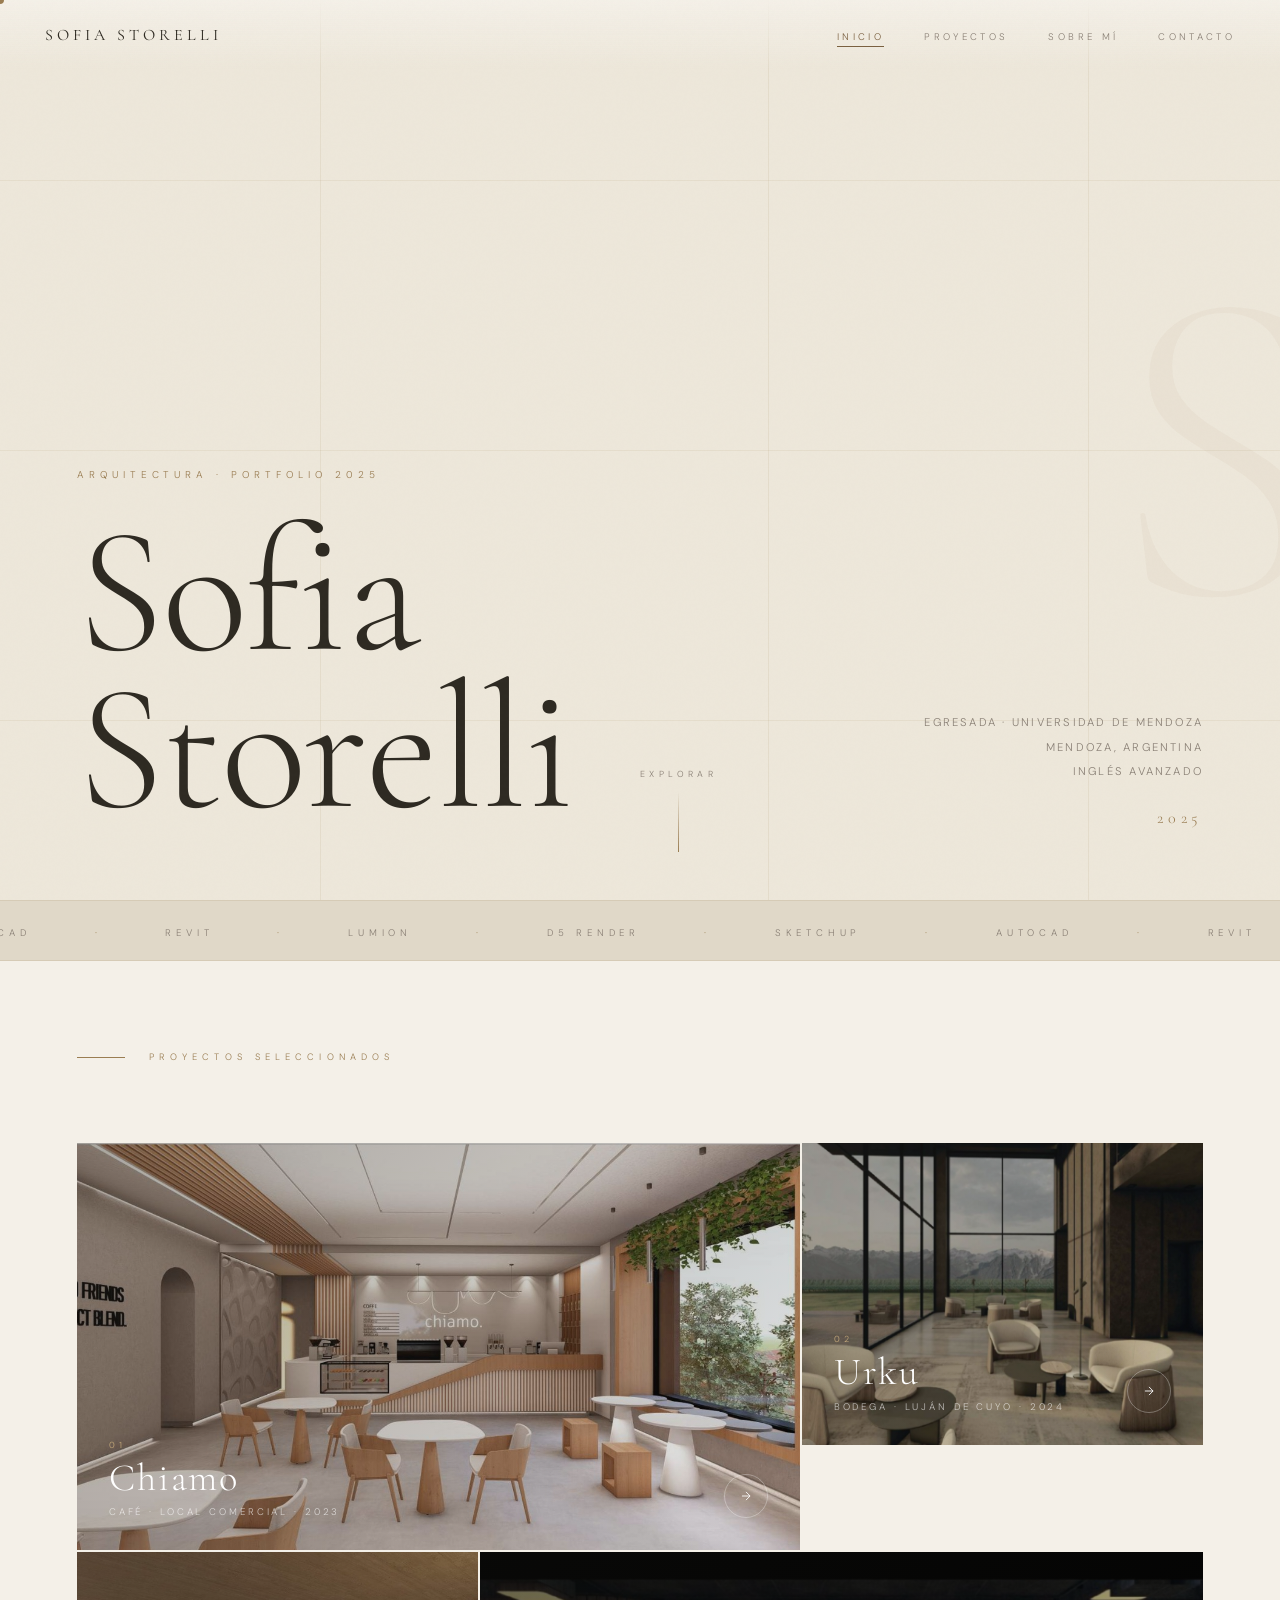
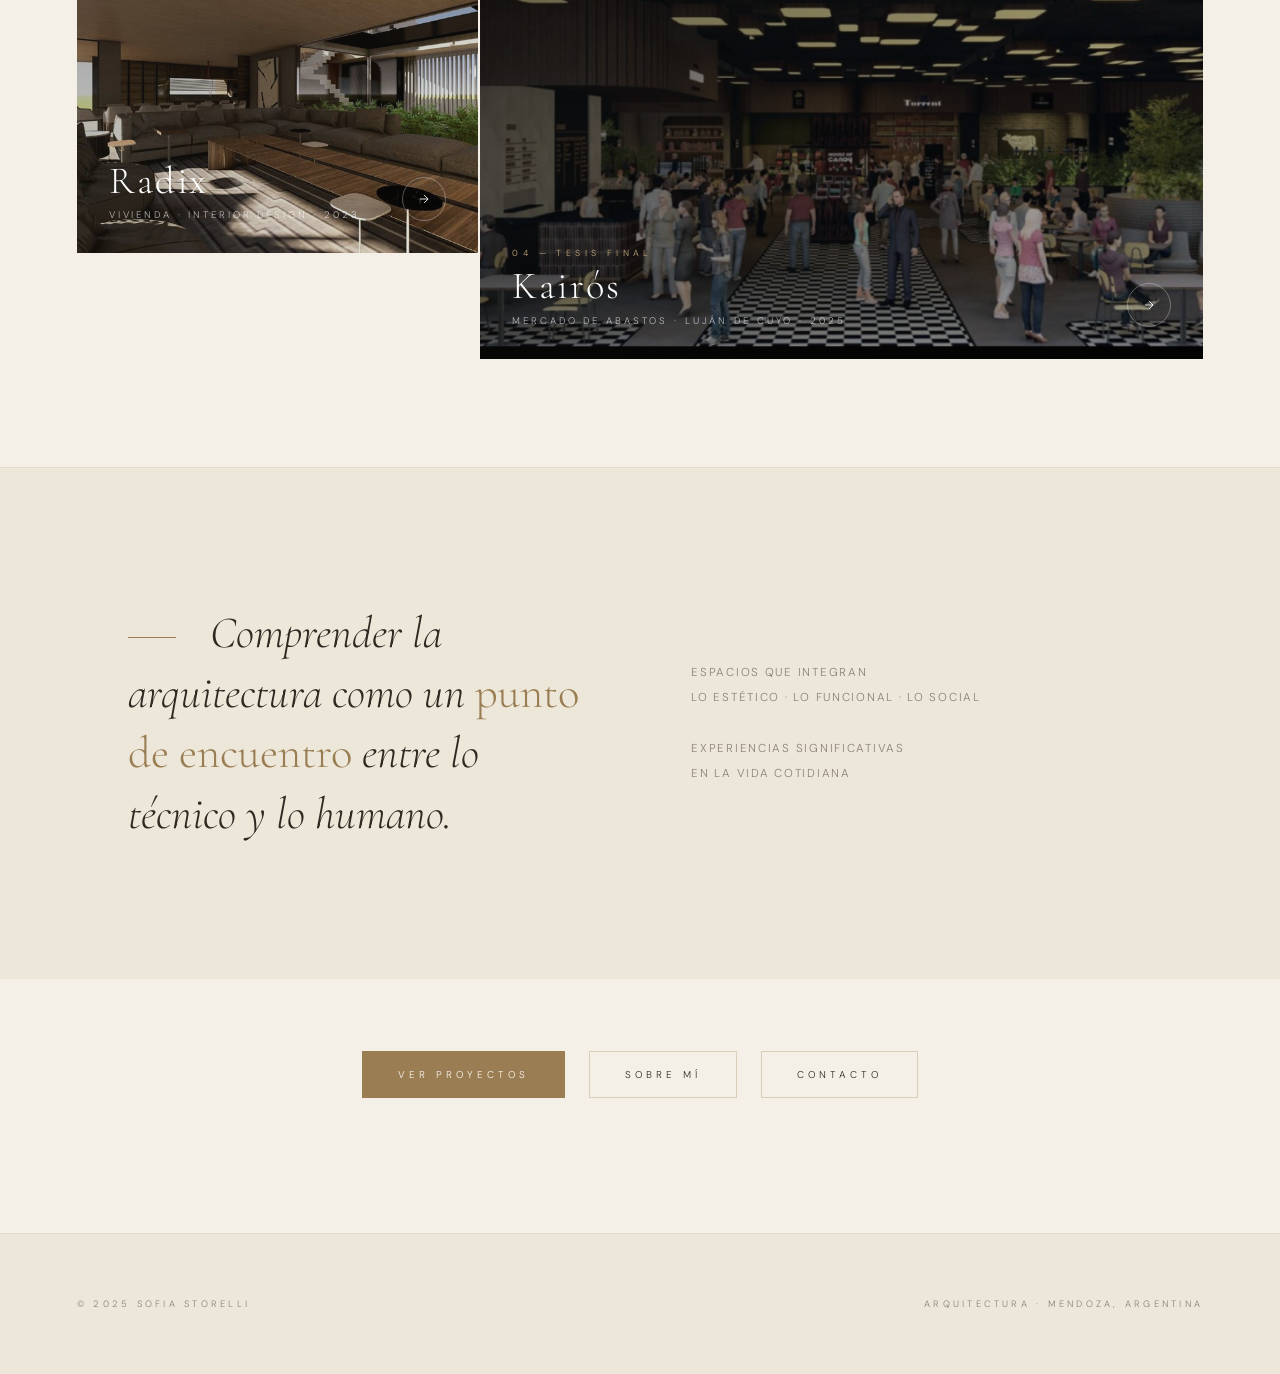
<file: index.html>
<!DOCTYPE html>
<html lang="es">
<head>
  <meta charset="UTF-8">
  <meta name="viewport" content="width=device-width, initial-scale=1.0">
  <title>Sofia Storelli — Arquitectura</title>
  <link rel="stylesheet" href="Style.css">
  <style>
    .hero-bg { background: var(--arena); }
    .quote-divider {
      display: inline-block; width: 3rem; height: 1px;
      background: var(--gold); vertical-align: middle; margin-right: 1.5rem;
    }
  </style>
</head>
<body>
<div id="cursor"></div>
<div id="cursor-ring"></div>
<div id="page-transition"></div>

<nav>
  <a href="index.html" class="nav-logo">Sofia Storelli</a>
  <ul class="nav-links">
    <li><a href="index.html" class="active">Inicio</a></li>
    <li><a href="Proyectos.html">Proyectos</a></li>
    <li><a href="Sobre mi.html">Sobre mí</a></li>
    <li><a href="Contacto.html">Contacto</a></li>
  </ul>
  <button class="nav-hamburger" aria-label="Menú">
    <span></span><span></span><span></span>
  </button>
</nav>
<div class="nav-mobile-menu">
  <a href="index.html" class="active">Inicio</a>
  <a href="Proyectos.html">Proyectos</a>
  <a href="Sobre mi.html">Sobre mí</a>
  <a href="Contacto.html">Contacto</a>
</div>

<section class="hero">
  <div class="hero-bg">
    <div class="hero-lines">
      <div class="hero-line h" style="top:20%"></div>
      <div class="hero-line h" style="top:50%"></div>
      <div class="hero-line h" style="top:80%"></div>
      <div class="hero-line v" style="left:25%"></div>
      <div class="hero-line v" style="left:60%"></div>
      <div class="hero-line v" style="left:85%"></div>
    </div>
  </div>
  <div class="giant-num">S</div>
  <div class="hero-title-wrap">
    <div class="hero-eyebrow">Arquitectura · Portfolio 2025</div>
    <h1 class="hero-name">
      <span class="line"><span class="word">Sofia</span></span>
      <span class="line"><span class="word">Storelli</span></span>
    </h1>
  </div>
  <div class="hero-right">
    <div class="hero-tagline">Egresada · Universidad de Mendoza<br>Mendoza, Argentina<br>Inglés Avanzado</div>
    <div class="hero-year">2025</div>
  </div>
  <div class="hero-scroll-hint">
    <span>Explorar</span>
    <div class="scroll-line"></div>
  </div>
</section>

<div class="marquee-wrap">
  <div class="marquee-track" id="marquee-track">
    <span class="marquee-item">AutoCAD</span><span class="marquee-item gold">·</span>
    <span class="marquee-item">Revit</span><span class="marquee-item gold">·</span>
    <span class="marquee-item">Lumion</span><span class="marquee-item gold">·</span>
    <span class="marquee-item">D5 Render</span><span class="marquee-item gold">·</span>
    <span class="marquee-item">SketchUp</span><span class="marquee-item gold">·</span>
    <span class="marquee-item">AutoCAD</span><span class="marquee-item gold">·</span>
    <span class="marquee-item">Revit</span><span class="marquee-item gold">·</span>
    <span class="marquee-item">Lumion</span><span class="marquee-item gold">·</span>
    <span class="marquee-item">D5 Render</span><span class="marquee-item gold">·</span>
    <span class="marquee-item">SketchUp</span><span class="marquee-item gold">·</span>
  </div>
</div>

<section class="index-projects" style="padding-top:10vh">
  <div class="section-label reveal">Proyectos seleccionados</div>
  <div class="preview-grid">
    <a href="Proyectos.html" class="preview-card reveal reveal-delay-1">
      <div class="preview-card-bg" style="background-image:url('renderchiamo.png')"></div>
      <div class="preview-card-overlay"></div>
      <div class="preview-card-info">
        <div class="preview-card-num">01</div>
        <div class="preview-card-title">Chiamo</div>
        <div class="preview-card-type">Café · Local Comercial · 2023</div>
      </div>
      <div class="preview-card-arrow">
        <svg viewBox="0 0 24 24" fill="none" stroke="white" stroke-width="1.5"><path d="M5 12h14M12 5l7 7-7 7"/></svg>
      </div>
    </a>
    <a href="Proyectos.html" class="preview-card preview-card-sm reveal reveal-delay-2">
      <div class="preview-card-bg" style="background-image:url('bodegasofi.png')"></div>
      <div class="preview-card-overlay"></div>
      <div class="preview-card-info">
        <div class="preview-card-num">02</div>
        <div class="preview-card-title">Urku</div>
        <div class="preview-card-type">Bodega · Luján de Cuyo · 2024</div>
      </div>
      <div class="preview-card-arrow">
        <svg viewBox="0 0 24 24" fill="none" stroke="white" stroke-width="1.5"><path d="M5 12h14M12 5l7 7-7 7"/></svg>
      </div>
    </a>
  </div>
  <div class="preview-grid-2" style="margin-top:2px">
    <a href="Proyectos.html" class="preview-card preview-card-sm reveal reveal-delay-3">
      <div class="preview-card-bg" style="background-image:url('radixsofi.png')"></div>
      <div class="preview-card-overlay"></div>
      <div class="preview-card-info">
        <div class="preview-card-num">03</div>
        <div class="preview-card-title">Radix</div>
        <div class="preview-card-type">Vivienda · Interior Design · 2023</div>
      </div>
      <div class="preview-card-arrow">
        <svg viewBox="0 0 24 24" fill="none" stroke="white" stroke-width="1.5"><path d="M5 12h14M12 5l7 7-7 7"/></svg>
      </div>
    </a>
    <a href="Proyectos.html" class="preview-card reveal reveal-delay-4">
      <div class="preview-card-bg" style="background-image:url('kairos.png')"></div>
      <div class="preview-card-overlay" style="background:linear-gradient(135deg,rgba(14,14,12,0.6) 0%,rgba(14,14,12,0.2) 100%)"></div>
      <div class="preview-card-info">
        <div class="preview-card-num" style="color:var(--gold-pal)">04 — Tesis Final</div>
        <div class="preview-card-title">Kairós</div>
        <div class="preview-card-type">Mercado de Abastos · Luján de Cuyo · 2025</div>
      </div>
      <div class="preview-card-arrow">
        <svg viewBox="0 0 24 24" fill="none" stroke="white" stroke-width="1.5"><path d="M5 12h14M12 5l7 7-7 7"/></svg>
      </div>
    </a>
  </div>
</section>

<section class="manifesto">
  <div class="manifesto-text reveal">
    <span class="quote-divider"></span>
    Comprender la arquitectura como un <em>punto de encuentro</em> entre lo técnico y lo humano.
  </div>
  <div class="manifesto-aside reveal reveal-delay-2">
    Espacios que integran<br>lo estético · lo funcional · lo social<br><br>Experiencias significativas<br>en la vida cotidiana
  </div>
</section>

<div class="cta-row reveal">
  <a href="Proyectos.html" class="btn btn-primary"><span>Ver proyectos</span></a>
  <a href="Sobre mi.html" class="btn"><span>Sobre mí</span></a>
  <a href="Contacto.html" class="btn"><span>Contacto</span></a>
</div>

<footer>
  <span>© 2025 Sofia Storelli</span>
  <span>Arquitectura · Mendoza, Argentina</span>
</footer>

<script src="Main.js"></script>
</body>
</html>
</file>
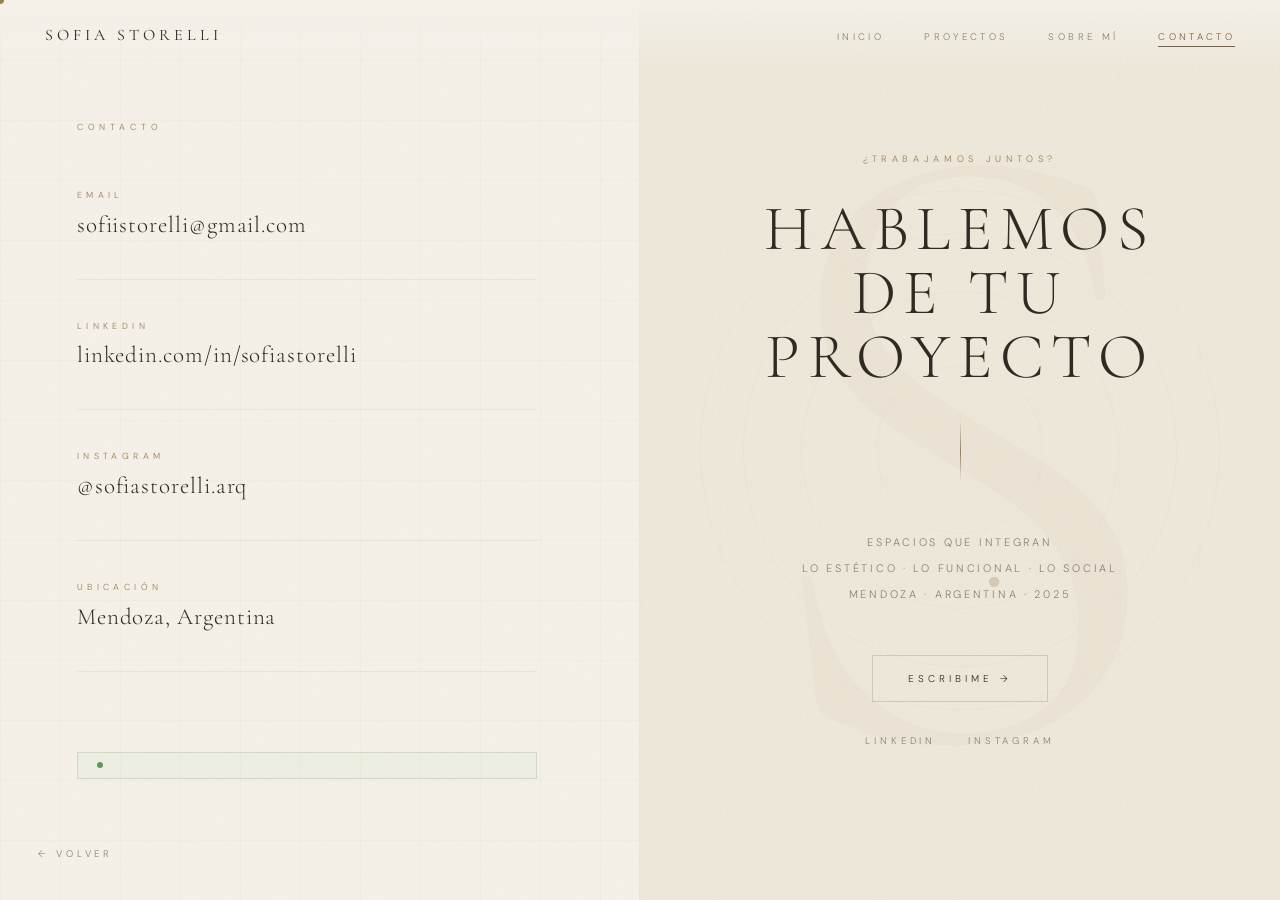
<file: Contacto.html>
<!DOCTYPE html>
<html lang="es">
<head>
  <meta charset="UTF-8">
  <meta name="viewport" content="width=device-width, initial-scale=1.0">
  <title>Contacto — Sofia Storelli</title>
  <link rel="stylesheet" href="Style.css">
  <style>
    body { overflow: hidden; }
    .contact-wrap {
      height: 100vh; display: grid;
      grid-template-columns: 1fr 1fr; overflow: hidden;
    }
    .contact-left {
      display: flex; flex-direction: column; justify-content: center;
      padding: 8vh 8vw 8vh 6vw; position: relative;
      background: var(--crema);
      border-right: 1px solid rgba(154,125,82,0.1);
    }
    /* grid pattern */
    .contact-left::before {
      content: ''; position: absolute; inset: 0;
      background-image:
        linear-gradient(rgba(154,125,82,0.04) 1px, transparent 1px),
        linear-gradient(90deg, rgba(154,125,82,0.04) 1px, transparent 1px);
      background-size: 60px 60px; pointer-events: none;
    }
    .contact-right {
      position: relative; overflow: hidden;
      display: flex; flex-direction: column;
      justify-content: center; align-items: center;
      padding: 8vh 6vw; background: var(--arena);
    }
    .contact-info-item {
      margin-bottom: 2.5rem; padding-bottom: 2.5rem;
      border-bottom: 1px solid rgba(154,125,82,0.1);
      position: relative; z-index: 1;
    }
    .contact-info-item:last-child { border-bottom: none; margin-bottom: 0; padding-bottom: 0; }
    .contact-info-label {
      font-size: 0.55rem; letter-spacing: 0.5em;
      text-transform: uppercase; color: var(--gold); margin-bottom: 0.6rem;
    }
    .contact-info-value {
      font-family: 'Cormorant Garamond', serif;
      font-size: clamp(1.1rem, 1.8vw, 1.6rem);
      font-weight: 300; color: var(--texto); letter-spacing: 0.04em;
    }
    .contact-info-value a { transition: color 0.3s; }
    .contact-info-value a:hover { color: var(--gold); }
    .avail-badge {
      display: inline-flex; align-items: center; gap: 0.6rem;
      padding: 0.6rem 1.2rem; margin-top: 2.5rem;
      border: 1px solid rgba(80,140,80,0.2);
      background: rgba(80,140,80,0.04);
      position: relative; z-index: 1;
    }
    .avail-dot { width: 6px; height: 6px; border-radius: 50%; background: #5a9a5a; animation: blinkDot 2s ease-in-out infinite; }
    @keyframes blinkDot { 0%, 100% { opacity: 1; } 50% { opacity: 0.3; } }
    .avail-text { font-size: 0.6rem; letter-spacing: 0.35em; text-transform: uppercase; color: #5a9a5a; }
    /* Right panel */
    .contact-bg-letter {
      position: absolute;
      font-family: 'Cormorant Garamond', serif; font-size: 70vw;
      font-weight: 300; color: rgba(154,125,82,0.04);
      line-height: 1; top: 50%; left: 50%;
      transform: translate(-50%, -50%);
      pointer-events: none;
      animation: rotateSlow 60s linear infinite;
    }
    @keyframes rotateSlow { from { transform: translate(-50%,-50%) rotate(0deg); } to { transform: translate(-50%,-50%) rotate(360deg); } }
    #contact-canvas { position: absolute; inset: 0; width: 100%; height: 100%; pointer-events: none; }
    .contact-right-inner { position: relative; z-index: 2; text-align: center; }
    .contact-right-title {
      font-family: 'Cormorant Garamond', serif;
      font-size: clamp(2.5rem, 5vw, 5rem); font-weight: 300;
      color: var(--texto); text-transform: uppercase;
      letter-spacing: 0.12em; line-height: 1; margin-bottom: 2rem;
    }
    .contact-right-sub {
      font-size: 0.68rem; letter-spacing: 0.25em;
      text-transform: uppercase; color: var(--texto-sua);
      line-height: 2.4; margin-bottom: 3rem;
    }
    .divider-v {
      width: 1px; height: 60px;
      background: linear-gradient(to bottom, transparent, var(--gold), transparent);
      margin: 0 auto 3rem;
    }
    /* WPP button — green */
   
    .back-link:hover { color: var(--gold); }
    .contact-socials {
      display: flex; gap: 2rem; justify-content: center;
      margin-top: 2rem; flex-wrap: wrap;
    }
    .contact-social-link {
      font-size: 0.6rem; letter-spacing: 0.4em;
      text-transform: uppercase; color: var(--texto-sua);
      transition: color 0.3s; position: relative;
    }
    .contact-social-link::after {
      content: ''; position: absolute; bottom: -3px; left: 0;
      width: 0; height: 1px; background: var(--gold); transition: width 0.4s;
    }
    .contact-social-link:hover { color: var(--gold); }
    .contact-social-link:hover::after { width: 100%; }

    @media (max-width: 900px) {
      body { overflow: auto; }
      .contact-wrap { grid-template-columns: 1fr; height: auto; min-height: 100vh; overflow: visible; }
      .contact-left { padding: 14vh 6vw 6vh; border-right: none; border-bottom: 1px solid rgba(154,125,82,0.1); }
      .contact-right { min-height: 70vh; padding: 6vh 6vw; }
      .contact-bg-letter { font-size: 120vw; }
      .back-link { display: none; }
    }
  </style>
</head>
<body>

<div id="cursor"></div>
<div id="cursor-ring"></div>
<div id="page-transition"></div>

<nav>
  <a href="index.html" class="nav-logo">Sofia Storelli</a>
  <ul class="nav-links">
    <li><a href="index.html">Inicio</a></li>
    <li><a href="Proyectos.html">Proyectos</a></li>
    <li><a href="Sobre mi.html">Sobre mí</a></li>
    <li><a href="Contacto.html" class="active">Contacto</a></li>
  </ul>
  <button class="nav-hamburger" aria-label="Menú">
    <span></span><span></span><span></span>
  </button>
</nav>
<div class="nav-mobile-menu">
  <a href="index.html">Inicio</a>
  <a href="Proyectos.html">Proyectos</a>
  <a href="Sobre mi.html">Sobre mí</a>
  <a href="Contacto.html" class="active">Contacto</a>
</div>

<a href="index.html" class="back-link">← Volver</a>

<div class="contact-wrap">
  <div class="contact-left">
    <div style="font-size:0.55rem;letter-spacing:0.55em;text-transform:uppercase;color:var(--gold);margin-bottom:3.5rem;position:relative;z-index:1" class="reveal">Contacto</div>

    <div class="contact-info-item reveal reveal-delay-1">
      <div class="contact-info-label">Email</div>
      <div class="contact-info-value">
        <a href="mailto:sofiistorelli@gmail.com">sofiistorelli@gmail.com</a>
      </div>
    </div>

    <div class="contact-info-item reveal reveal-delay-2">
      <div class="contact-info-label">LinkedIn</div>
      <div class="contact-info-value">
        <a href="https://linkedin.com/in/sofiastorelli" target="_blank" rel="noopener">linkedin.com/in/sofiastorelli</a>
      </div>
    </div>

    <div class="contact-info-item reveal reveal-delay-2">
      <div class="contact-info-label">Instagram</div>
      <div class="contact-info-value">
        <a href="https://instagram.com/sofiastorelli.arq" target="_blank" rel="noopener">@sofiastorelli.arq</a>
      </div>
    </div>

    <div class="contact-info-item reveal reveal-delay-3">
      <div class="contact-info-label">Ubicación</div>
      <div class="contact-info-value">Mendoza, Argentina</div>
    </div>

    <div class="avail-badge reveal reveal-delay-4">
      <div class="avail-dot"></div>
    </div>
  </div>

  <div class="contact-right">
    <canvas id="contact-canvas"></canvas>
    <div class="contact-bg-letter">S</div>

    <div class="contact-right-inner">
      <div style="font-size:0.58rem;letter-spacing:0.5em;text-transform:uppercase;color:var(--gold);margin-bottom:2rem" class="reveal">¿Trabajamos juntos?</div>
      <h2 class="contact-right-title reveal reveal-delay-1">
        Hablemos<br>de tu proyecto
      </h2>
      <div class="divider-v reveal reveal-delay-2"></div>
      <p class="contact-right-sub reveal reveal-delay-3">
        Espacios que integran<br>
        lo estético · lo funcional · lo social<br>
        Mendoza · Argentina · 2025
      </p>

      <!-- Solo WhatsApp -->
       <a href="https://wa.me/5492615861499" target="_blank" class="btn btn-secondary">
        <span>Escribime →</span>
      </a>

      <div class="contact-socials reveal reveal-delay-4">
        <a href="https://linkedin.com/in/sofiastorelli" target="_blank" rel="noopener" class="contact-social-link">LinkedIn</a>
        <a href="https://instagram.com/sofiastorelli.arq" target="_blank" rel="noopener" class="contact-social-link">Instagram</a>
      </div>
    </div>
  </div>
</div>

<script src="Main.js"></script>
</body>
</html>
</file>
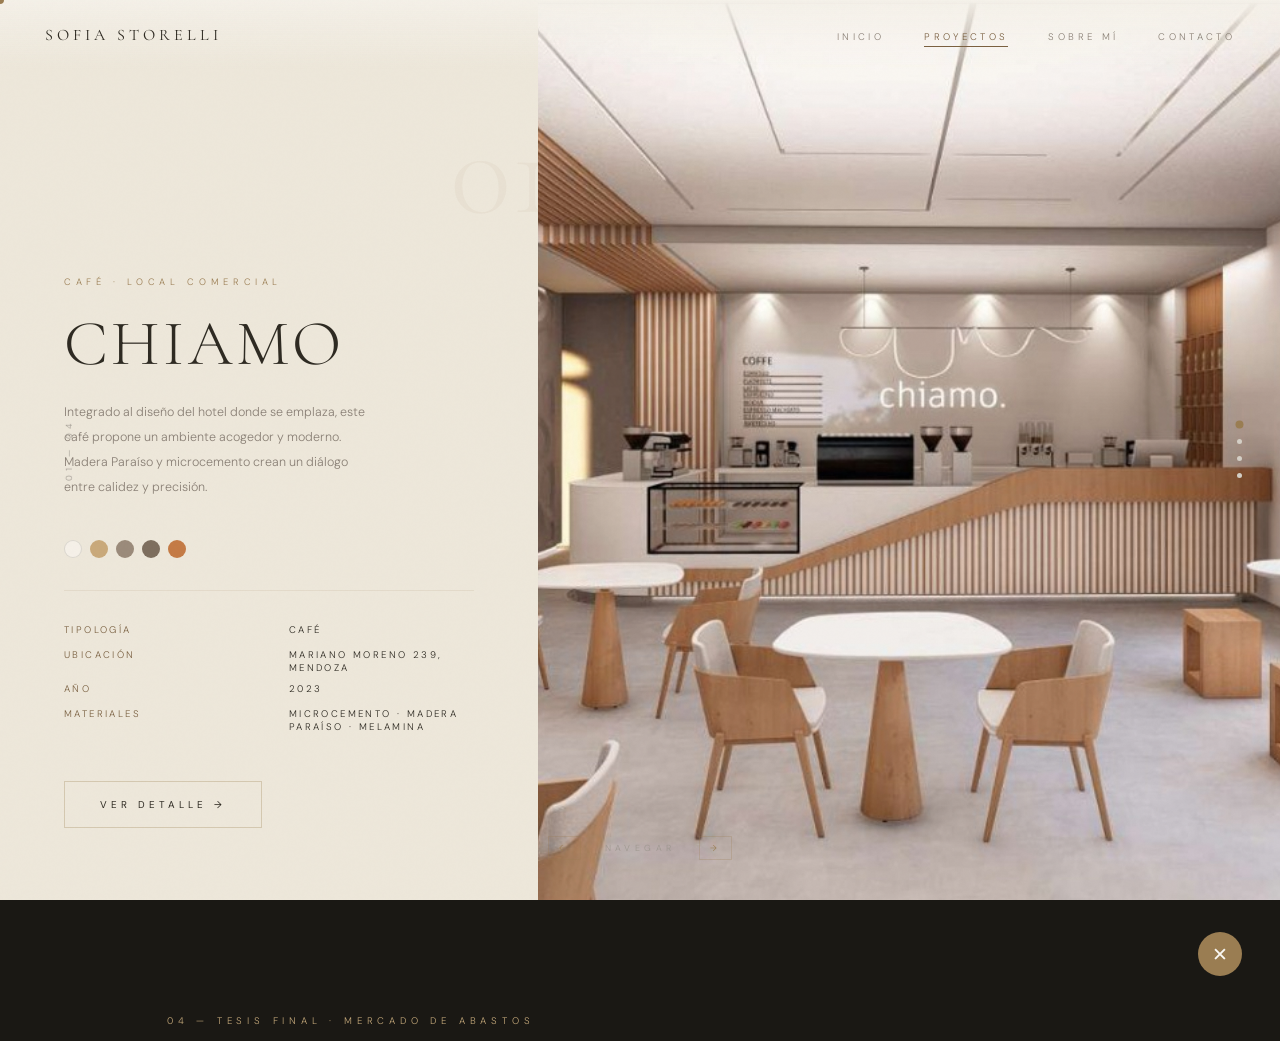
<file: Proyectos.html>
<!DOCTYPE html>
<html lang="es">
<head>
  <meta charset="UTF-8">
  <meta name="viewport" content="width=device-width, initial-scale=1.0">
  <title>Proyectos — Sofia Storelli</title>
  <link rel="stylesheet" href="Style.css">
  <style>
    .h-scroll-outer { overflow: hidden; height: 100vh; }
    #h-scroll-track {
      display: flex; width: max-content; height: 100vh;
      transition: transform 1s cubic-bezier(0.77,0,0.175,1);
      will-change: transform;
    }
    .proj-panel {
      width: 100vw; height: 100vh; flex-shrink: 0;
      display: grid; grid-template-columns: 42vw 58vw;
      position: relative; overflow: hidden;
    }
    .proj-panel-left {
      padding: 14vh 5vw 8vh;
      display: flex; flex-direction: column; justify-content: flex-end;
      position: relative; z-index: 2;
    }
    .proj-panel-right { position: relative; overflow: hidden; }
    .proj-panel-img {
      position: absolute; inset: 0;
      transition: transform 1.4s cubic-bezier(0.16,1,0.3,1);
    }
    .proj-panel-img img { width: 100%; height: 100%; object-fit: cover; display: block; }
    .proj-panel:hover .proj-panel-img { transform: scale(1.04); }

    .panel-chiamo { background: var(--arena); }
    .panel-urku   { background: var(--lino); }
    .panel-radix  { background: var(--crema); }
    .panel-kairos { background: #1a1814; }

    /* Kairos text color overrides */
    .panel-kairos .proj-title { color: var(--crema); }
    .panel-kairos .proj-tag   { color: var(--gold-pal); }
    .panel-kairos .proj-desc  { color: rgba(240,236,227,0.65); }
    .panel-kairos .proj-meta-list { border-top-color: rgba(201,169,122,0.12); }
    .panel-kairos .proj-meta-list dt { color: rgba(201,169,122,0.6); }
    .panel-kairos .proj-meta-list dd { color: var(--crema); }
    .panel-kairos .tesis-badge { color: var(--gold-pal); border-color: var(--gold-pal); }
    .panel-kairos .btn {
      border-color: rgba(201,169,122,0.4);
      color: var(--crema);
    }

    /* Detail panel */
    .detail-panel {
      position: fixed; inset: 0; z-index: 600;
      background: var(--crema);
      transform: translateY(100%);
      transition: transform 0.7s cubic-bezier(0.16,1,0.3,1);
      overflow-y: auto;
    }
    .detail-panel.open { transform: translateY(0); }
    .detail-close {
      position: fixed; top: 2rem; right: 3vw; z-index: 700;
      width: 44px; height: 44px; border-radius: 50%;
      background: var(--gold); color: var(--blanco);
      display: flex; align-items: center; justify-content: center;
      font-size: 1.2rem; cursor: pointer;
      transition: background 0.2s, transform 0.3s;
      font-family: var(--font-body); border: none;
    }
    .detail-close:hover { background: var(--gold-dim); transform: rotate(90deg); }
    .detail-inner { padding: 12vh 6vw 8vh; max-width: 1100px; margin: 0 auto; }
    .detail-header { margin-bottom: 4rem; }
    .detail-header h2 {
      font-family: 'Cormorant Garamond', serif;
      font-size: clamp(2.5rem, 7vw, 6rem); font-weight: 300;
      color: var(--texto); text-transform: uppercase;
      letter-spacing: 0.05em; line-height: 0.9;
      margin-bottom: 1.5rem; margin-top: 1rem;
    }
    .detail-header p { font-size: 0.82rem; line-height: 2; color: var(--texto-sua); max-width: 55ch; }
    .detail-photos {
      display: grid; grid-template-columns: 1fr 1fr;
      gap: 2px; margin-bottom: 4rem;
    }
    .detail-photos img {
      width: 100%; aspect-ratio: 16/9; object-fit: cover;
      display: block; transition: transform 0.6s;
      background: var(--lino);
    }
    .detail-photos img:hover { transform: scale(1.02); }
    .detail-photos .main-photo { grid-column: 1 / -1; aspect-ratio: 21/9; }
    .detail-meta {
      display: grid; grid-template-columns: repeat(4, 1fr);
      gap: 2px;
    }
    .detail-meta-item {
      padding: 2rem; background: var(--arena);
      border-top: 2px solid rgba(154,125,82,0.15);
    }
    .detail-meta-label { font-size: 0.55rem; letter-spacing: 0.45em; text-transform: uppercase; color: var(--gold); margin-bottom: 0.75rem; }
    .detail-meta-value { font-family: 'Cormorant Garamond', serif; font-size: 1rem; color: var(--texto); font-weight: 300; }

    /* Drive link */
    .drive-link {
      display: inline-flex; align-items: center; gap: 0.8rem;
      padding: 1rem 2rem; margin-bottom: 3rem;
      border: 1px solid rgba(154,125,82,0.35);
      font-size: 0.62rem; letter-spacing: 0.4em; text-transform: uppercase;
      color: var(--texto); background: var(--arena);
      transition: background 0.3s, border-color 0.3s, color 0.3s;
      cursor: pointer;
    }
    .drive-link:hover { background: var(--gold); border-color: var(--gold); color: var(--blanco); }
    .drive-link svg { width: 16px; height: 16px; flex-shrink: 0; fill: none; stroke: currentColor; stroke-width: 1.5; }

    .scroll-keys {
      position: fixed; bottom: 2.5rem; left: 50%; transform: translateX(-50%);
      font-size: 0.55rem; letter-spacing: 0.5em; text-transform: uppercase;
      color: var(--gris-med); z-index: 500;
      display: flex; gap: 1.5rem; align-items: center;
    }
    .scroll-keys .key { border: 1px solid rgba(154,125,82,0.25); padding: 0.3rem 0.6rem; font-size: 0.55rem; color: var(--gold); }

    /* Kairos tesis stats */
    .tesis-stats-row { display: grid; grid-template-columns: repeat(3,1fr); gap: 1px; margin-bottom: 2rem; }
    .tesis-stat { text-align:center; padding:1.5rem 1rem; border:1px solid rgba(201,169,122,0.12); background:rgba(201,169,122,0.04); }
    .tesis-stat-num { font-family:'Cormorant Garamond',serif; font-size:3rem; font-weight:300; color:var(--crema); line-height:1; margin-bottom:0.4rem; }
    .tesis-stat-label { font-size:0.55rem; letter-spacing:0.4em; text-transform:uppercase; color:rgba(201,169,122,0.6); }
    .tesis-badge { display:inline-block; padding:0.5rem 1.2rem; border:1px solid; font-size:0.6rem; letter-spacing:0.4em; text-transform:uppercase; margin-bottom:1.5rem; }

    @media (max-width: 900px) {
      #h-scroll-track { display:block; width:100%; height:auto; transform:none !important; transition:none; }
      .h-scroll-outer { height:auto; overflow:visible; }
      .proj-panel { grid-template-columns:1fr; height:auto; min-height:100vh; }
      .proj-panel-left { padding:12vh 5vw 5vh; justify-content:flex-end; order:2; }
      .proj-panel-right { order:1; height:56vw; min-height:240px; position:relative; }
      .proj-panel-img { position:absolute; inset:0; }
      .proj-number { display:none; }
      .proj-meta-list { grid-template-columns:1fr; }
      .panel-nav,.panel-counter,.projects-progress,.scroll-keys { display:none !important; }
      .detail-photos { grid-template-columns:1fr; }
      .detail-photos .main-photo { aspect-ratio:16/9; }
      .detail-meta { grid-template-columns:1fr 1fr; }
      .tesis-stats-row { grid-template-columns: repeat(3,1fr); }
    }
    @media (max-width: 480px) {
      .detail-meta { grid-template-columns:1fr; }
      .tesis-stats-row { grid-template-columns:1fr; }
    }
  </style>
</head>
<body>

<div id="cursor"></div>
<div id="cursor-ring"></div>
<div id="page-transition"></div>

<nav>
  <a href="index.html" class="nav-logo">Sofia Storelli</a>
  <ul class="nav-links">
    <li><a href="index.html">Inicio</a></li>
    <li><a href="Proyectos.html" class="active">Proyectos</a></li>
    <li><a href="Sobre mi.html">Sobre mí</a></li>
    <li><a href="Contacto.html">Contacto</a></li>
  </ul>
  <button class="nav-hamburger" aria-label="Menú">
    <span></span><span></span><span></span>
  </button>
</nav>
<div class="nav-mobile-menu">
  <a href="index.html">Inicio</a>
  <a href="Proyectos.html" class="active">Proyectos</a>
  <a href="Sobre mi.html">Sobre mí</a>
  <a href="Contacto.html">Contacto</a>
</div>

<div class="panel-nav" id="panel-nav">
  <div class="panel-nav-dot active" title="Chiamo"></div>
  <div class="panel-nav-dot" title="Urku"></div>
  <div class="panel-nav-dot" title="Radix"></div>
  <div class="panel-nav-dot" title="Kairós"></div>
</div>

<div class="projects-progress" id="proj-progress"></div>
<div class="panel-counter" id="panel-counter">01 — 04</div>

<div class="h-scroll-outer">
  <div id="h-scroll-track">

    <!-- ══ 01 — CHIAMO ══ -->
    <div class="proj-panel panel-chiamo">
      <div class="proj-panel-left">
        <div class="proj-number">01</div>
        <div class="proj-tag">Café · Local Comercial</div>
        <h2 class="proj-title">Chiamo</h2>
        <p class="proj-desc">Integrado al diseño del hotel donde se emplaza, este café propone un ambiente acogedor y moderno. Madera Paraíso y microcemento crean un diálogo entre calidez y precisión.</p>
        <div class="color-palette">
          <div class="palette-dot" style="background:#f5f0e8;border:1px solid rgba(46,42,34,0.12)"></div>
          <div class="palette-dot" style="background:#c9a97a"></div>
          <div class="palette-dot" style="background:#9b8b7a"></div>
          <div class="palette-dot" style="background:#7d6e5e"></div>
          <div class="palette-dot" style="background:#c47a45"></div>
        </div>
        <dl class="proj-meta-list">
          <dt>Tipología</dt><dd>Café</dd>
          <dt>Ubicación</dt><dd>Mariano Moreno 239, Mendoza</dd>
          <dt>Año</dt><dd>2023</dd>
          <dt>Materiales</dt><dd>Microcemento · Madera Paraíso · Melamina</dd>
        </dl>
        <button class="btn" style="width:fit-content" onclick="openDetail('chiamo')"><span>Ver detalle →</span></button>
      </div>
      <div class="proj-panel-right">
        <div class="proj-panel-img">
          <img src="renderchiamo.png" alt="Proyecto Chiamo">
        </div>
      </div>
    </div>

    <!-- ══ 02 — URKU ══ -->
    <div class="proj-panel panel-urku">
      <div class="proj-panel-left">
        <div class="proj-number" style="color:rgba(154,125,82,0.05)">02</div>
        <div class="proj-tag">Bodega · Arquitectura</div>
        <h2 class="proj-title">Urku</h2>
        <p class="proj-desc">Bodega que se integra al paisaje montañoso de Luján de Cuyo. Hormigón, piedra y metal en diálogo con las cumbres andinas. <em>Urku</em> — montaña en quechua.</p>
        <div class="color-palette">
          <div class="palette-dot" style="background:#e0d8c8;border:1px solid rgba(46,42,34,0.08)"></div>
          <div class="palette-dot" style="background:#6b5f52"></div>
          <div class="palette-dot" style="background:#8a7d6a"></div>
          <div class="palette-dot" style="background:#4a3f34"></div>
          <div class="palette-dot" style="background:#9a7d52"></div>
        </div>
        <dl class="proj-meta-list">
          <dt>Tipología</dt><dd>Bodega</dd>
          <dt>Ubicación</dt><dd>Cochabamba 95000, Luján de Cuyo</dd>
          <dt>Año</dt><dd>2024</dd>
          <dt>Materiales</dt><dd>Hormigón · Piedra · Metal · Madera Nogal</dd>
        </dl>
        <button class="btn" style="width:fit-content" onclick="openDetail('urku')"><span>Ver detalle →</span></button>
      </div>
      <div class="proj-panel-right">
        <div class="proj-panel-img">
          <img src="bodegasofi.png" alt="Proyecto Urku">
        </div>
      </div>
    </div>

    <!-- ══ 03 — RADIX ══ -->
    <div class="proj-panel panel-radix">
      <div class="proj-panel-left">
        <div class="proj-number" style="color:rgba(154,125,82,0.05)">03</div>
        <div class="proj-tag">Vivienda · Interior Design</div>
        <h2 class="proj-title">Radix</h2>
        <p class="proj-desc">El núcleo del hogar. Cocina, estar y comedor integrados en Barrio Dalvian. Un patio interior actúa como pulmón verde, introduciendo luz y naturaleza al corazón de la vivienda.</p>
        <div class="color-palette">
          <div class="palette-dot" style="background:#e8dfc8;border:1px solid rgba(46,42,34,0.08)"></div>
          <div class="palette-dot" style="background:#9b7d5a"></div>
          <div class="palette-dot" style="background:#3d2d1e"></div>
          <div class="palette-dot" style="background:#6b6864"></div>
          <div class="palette-dot" style="background:#b8b5ae"></div>
        </div>
        <dl class="proj-meta-list">
          <dt>Tipología</dt><dd>Vivienda Unifamiliar</dd>
          <dt>Ubicación</dt><dd>Barrio Dalvian, Mendoza</dd>
          <dt>Año</dt><dd>2023</dd>
          <dt>Materiales</dt><dd>Madera Paraíso · Nogal · Microcemento · Lino</dd>
        </dl>
        <button class="btn" style="width:fit-content" onclick="openDetail('radix')"><span>Ver detalle →</span></button>
      </div>
      <div class="proj-panel-right">
        <div class="proj-panel-img">
          <img src="radixsofi.png" alt="Proyecto Radix">
        </div>
      </div>
    </div>

    <!-- ══ 04 — KAIRÓS (misma estructura que los demás) ══ -->
    <div class="proj-panel panel-kairos">
      <canvas id="tesis-grid-canvas"></canvas>
      <div class="proj-panel-left">
        <div class="proj-number" style="color:rgba(201,169,122,0.04)">04</div>
        <div class="tesis-badge">Tesis Final · 2025</div>
        <div class="proj-tag">Mercado de Abastos · Arquitectura</div>
        <h2 class="proj-title">Kairós</h2>
        <p class="proj-desc">Mercado que reinterpreta el espacio de consumo, encuentro y cultura. Dos volúmenes: gastronomía y abastecimiento de día; coworking, gimnasio y estética de tarde y noche.</p>
        <div class="color-palette">
          <div class="palette-dot" style="background:#1a1814"></div>
          <div class="palette-dot" style="background:#3d2d1e"></div>
          <div class="palette-dot" style="background:#7a6248"></div>
          <div class="palette-dot" style="background:#c9a97a"></div>
          <div class="palette-dot" style="background:#f0ece3;border:1px solid rgba(255,255,255,0.1)"></div>
        </div>
        <dl class="proj-meta-list">
          <dt>Tipología</dt><dd>Mercado de Abastos</dd>
          <dt>Ubicación</dt><dd>San Martín 2299, Luján de Cuyo</dd>
          <dt>Año</dt><dd>2025</dd>
          <dt>Programa</dt><dd>Gastronomía · Coworking · Fitness · Estética</dd>
        </dl>
        <button class="btn" style="width:fit-content" onclick="openDetail('kairos')"><span>Ver detalle →</span></button>
      </div>
      <div class="proj-panel-right">
        <div class="proj-panel-img">
          <img src="kairos.png" alt="Proyecto Kairós">
        </div>
      </div>
    </div>

  </div>
</div>

<div class="scroll-keys">
  <span class="key">←</span><span>Navegar</span><span class="key">→</span>
</div>

<footer>
  <span>© 2025 Sofia Storelli</span>
  <span>Universidad de Mendoza · Arquitectura</span>
</footer>

<!-- ══ DETAIL PANELS ══ -->

<!-- CHIAMO -->
<div class="detail-panel" id="detail-chiamo">
  <button class="detail-close" onclick="closeDetail()">✕</button>
  <div class="detail-inner">
    <div class="detail-header">
      <span style="font-size:0.6rem;letter-spacing:0.5em;text-transform:uppercase;color:var(--gold)">01 — Café · Local Comercial</span>
      <h2>Chiamo</h2>
      <p>Integrado al diseño del hotel donde se emplaza, este café propone un ambiente acogedor y moderno. Madera Paraíso y microcemento crean un diálogo entre calidez y precisión. El espacio busca que cada cliente sienta que el café fue diseñado para él.</p>
    </div>
    <div class="detail-photos">
      <img src="vistaprincipal.png" alt="Chiamo — Vista principal" class="main-photo">
      <img src="barra.png" alt="Chiamo — Detalle barra">
      <img src="barra2.png" alt="Chiamo — Barra lateral">
      <img src="mesas.png" alt="Chiamo — Zona mesas">
      <img src="mesas2.png" alt="Chiamo — Mesas detalle">
      <img src="mesas3.png" alt="Chiamo — Vista general">
    </div>
    <div class="detail-meta">
      <div class="detail-meta-item"><div class="detail-meta-label">Tipología</div><div class="detail-meta-value">Café</div></div>
      <div class="detail-meta-item"><div class="detail-meta-label">Ubicación</div><div class="detail-meta-value">Mariano Moreno 239, Mendoza</div></div>
      <div class="detail-meta-item"><div class="detail-meta-label">Año</div><div class="detail-meta-value">2023</div></div>
      <div class="detail-meta-item"><div class="detail-meta-label">Materiales</div><div class="detail-meta-value">Microcemento · Madera Paraíso · Melamina</div></div>
    </div>
  </div>
</div>

<!-- URKU -->
<div class="detail-panel" id="detail-urku">
  <button class="detail-close" onclick="closeDetail()">✕</button>
  <div class="detail-inner">
    <div class="detail-header">
      <span style="font-size:0.6rem;letter-spacing:0.5em;text-transform:uppercase;color:var(--gold)">02 — Bodega · Arquitectura</span>
      <h2>Urku</h2>
      <p>Bodega que se integra al paisaje montañoso de Luján de Cuyo. Hormigón, piedra y metal en diálogo con las cumbres andinas. <em>Urku</em> significa montaña en quechua — el proyecto nace de ese concepto de arraigo y verticalidad.</p>
    </div>
    <div class="detail-photos">
      <img src="vistaexterior.png" alt="Urku — Vista exterior" class="main-photo">
      <img src="sala cata.png" alt="Urku — Sala de cata">
      <img src="planplantab.png" alt="Urku — Planta baja">
      <img src="lucesconbarrica.png" alt="Urku — Sala de barricas">
      <img src="corte.png" alt="Urku — Corte">
      <img src="interiorbodega.png" alt="Urku — Interior bodega">
      <img src="barricasbodega.png" alt="Urku ">
    </div>
    <div class="detail-meta">
      <div class="detail-meta-item"><div class="detail-meta-label">Tipología</div><div class="detail-meta-value">Bodega</div></div>
      <div class="detail-meta-item"><div class="detail-meta-label">Ubicación</div><div class="detail-meta-value">Cochabamba 95000, Luján de Cuyo</div></div>
      <div class="detail-meta-item"><div class="detail-meta-label">Año</div><div class="detail-meta-value">2024</div></div>
      <div class="detail-meta-item"><div class="detail-meta-label">Materiales</div><div class="detail-meta-value">Hormigón · Piedra · Metal · Madera Nogal</div></div>
    </div>
  </div>
</div>

<!-- RADIX -->
<div class="detail-panel" id="detail-radix">
  <button class="detail-close" onclick="closeDetail()">✕</button>
  <div class="detail-inner">
    <div class="detail-header">
      <span style="font-size:0.6rem;letter-spacing:0.5em;text-transform:uppercase;color:var(--gold)">03 — Vivienda · Interior Design</span>
      <h2>Radix</h2>
      <p>El núcleo del hogar. Cocina, estar y comedor integrados en Barrio Dalvian. Un patio interior actúa como pulmón verde, introduciendo luz y naturaleza al corazón de la vivienda.</p>
    </div>
    <div class="detail-photos">
      <img src="vistaliving.png" alt="Radix — Vista living" class="main-photo">
      <img src="livingradix.png" alt="Radix — Living">
      <img src="vistaenteraradix.png" alt="Radix — Vista panorámica">
      <img src="vistadesdelacocina.png" alt="Radix — Desde la cocina">
      <img src="living.png" alt="Radix — Living detalle">
      <img src="cocinaradix.png" alt="Radix — Cocina">
    </div>
    <div class="detail-meta">
      <div class="detail-meta-item"><div class="detail-meta-label">Tipología</div><div class="detail-meta-value">Vivienda Unifamiliar</div></div>
      <div class="detail-meta-item"><div class="detail-meta-label">Ubicación</div><div class="detail-meta-value">Barrio Dalvian, Mendoza</div></div>
      <div class="detail-meta-item"><div class="detail-meta-label">Año</div><div class="detail-meta-value">2023</div></div>
      <div class="detail-meta-item"><div class="detail-meta-label">Materiales</div><div class="detail-meta-value">Madera Paraíso · Nogal · Microcemento · Lino</div></div>
    </div>
  </div>
</div>

<!-- KAIRÓS -->
<div class="detail-panel" id="detail-kairos" style="background:#1a1814">
  <button class="detail-close" onclick="closeDetail()">✕</button>
  <div class="detail-inner">
    <div class="detail-header">
      <span style="font-size:0.6rem;letter-spacing:0.5em;text-transform:uppercase;color:var(--gold-pal)">04 — Tesis Final · Mercado de Abastos</span>
      <h2 style="color:var(--crema)">Kairós</h2>
      <p style="color:rgba(240,236,227,0.6)">Proyecto de tesis que reinterpreta la idea de mercado como espacio de consumo, encuentro y cultura. Dos volúmenes complementarios: uno dedicado al abastecimiento y la gastronomía, otro con coworking, gimnasio y estética. Un espacio urbano dinámico que promueve identidad local y comercio justo.</p>
    </div>

    <!-- Link a la tesis completa en Drive -->
    <a href="https://drive.google.com/drive/u/0/folders/1yOWigqK3Q59puELcmUsW-A3JqRO_onrT"
       target="_blank" rel="noopener" class="drive-link">
      <svg viewBox="0 0 24 24"><path d="M12 2L2 7l10 5 10-5-10-5zM2 17l10 5 10-5M2 12l10 5 10-5"/></svg>
      <span>Ver tesis completa en Drive →</span>
    </a>

    <div class="tesis-stats-row">
      <div class="tesis-stat"><div class="tesis-stat-num">2</div><div class="tesis-stat-label">Volúmenes</div></div>
      <div class="tesis-stat"><div class="tesis-stat-num">6+</div><div class="tesis-stat-label">Programas</div></div>
      <div class="tesis-stat"><div class="tesis-stat-num">25</div><div class="tesis-stat-label">Páginas planos</div></div>
    </div>

    <div class="detail-photos" style="margin-top:2rem">
      <img src="vistamercado.png" alt="Kairós — Vista general" class="main-photo">
      <img src="mercado.png" alt="Kairós — Interior mercado">
      <img src="plantabkairos.png" alt="Kairós — Planta baja">
      <img src="plantaaltakairos.png" alt="Kairós — Planta alta">
      <img src="zonadebelleza.png" alt="Kairós — Salón de belleza">
      <img src="gym.png" alt="Kairós — Gimnasio">
      <img src="estacionamientokairos.png" alt="Kairós — Estacionamiento">
      <img src="cowork.png" alt="Kairós — Coworking">
      <img src="cortekairos.png" alt="Kairós — Corte">
    </div>
    <div class="detail-meta" style="margin-top:2rem">
      <div class="detail-meta-item" style="background:rgba(154,125,82,0.06)"><div class="detail-meta-label">Tipología</div><div class="detail-meta-value" style="color:var(--crema)">Mercado de Abastos</div></div>
      <div class="detail-meta-item" style="background:rgba(154,125,82,0.06)"><div class="detail-meta-label">Ubicación</div><div class="detail-meta-value" style="color:var(--crema)">San Martín 2299, Luján de Cuyo</div></div>
      <div class="detail-meta-item" style="background:rgba(154,125,82,0.06)"><div class="detail-meta-label">Año</div><div class="detail-meta-value" style="color:var(--crema)">2025</div></div>
      <div class="detail-meta-item" style="background:rgba(154,125,82,0.06)"><div class="detail-meta-label">Programa</div><div class="detail-meta-value" style="color:var(--crema)">Gastronomía · Coworking · Fitness · Estética</div></div>
    </div>
  </div>
</div>

<script src="Main.js"></script>
<script>
  function openDetail(id) {
    document.getElementById('detail-' + id).classList.add('open');
    document.body.style.overflow = 'hidden';
  }
  function closeDetail() {
    document.querySelectorAll('.detail-panel').forEach(p => p.classList.remove('open'));
    document.body.style.overflow = '';
  }
  document.addEventListener('keydown', e => { if (e.key === 'Escape') closeDetail(); });
</script>
</body>
</html>
</file>
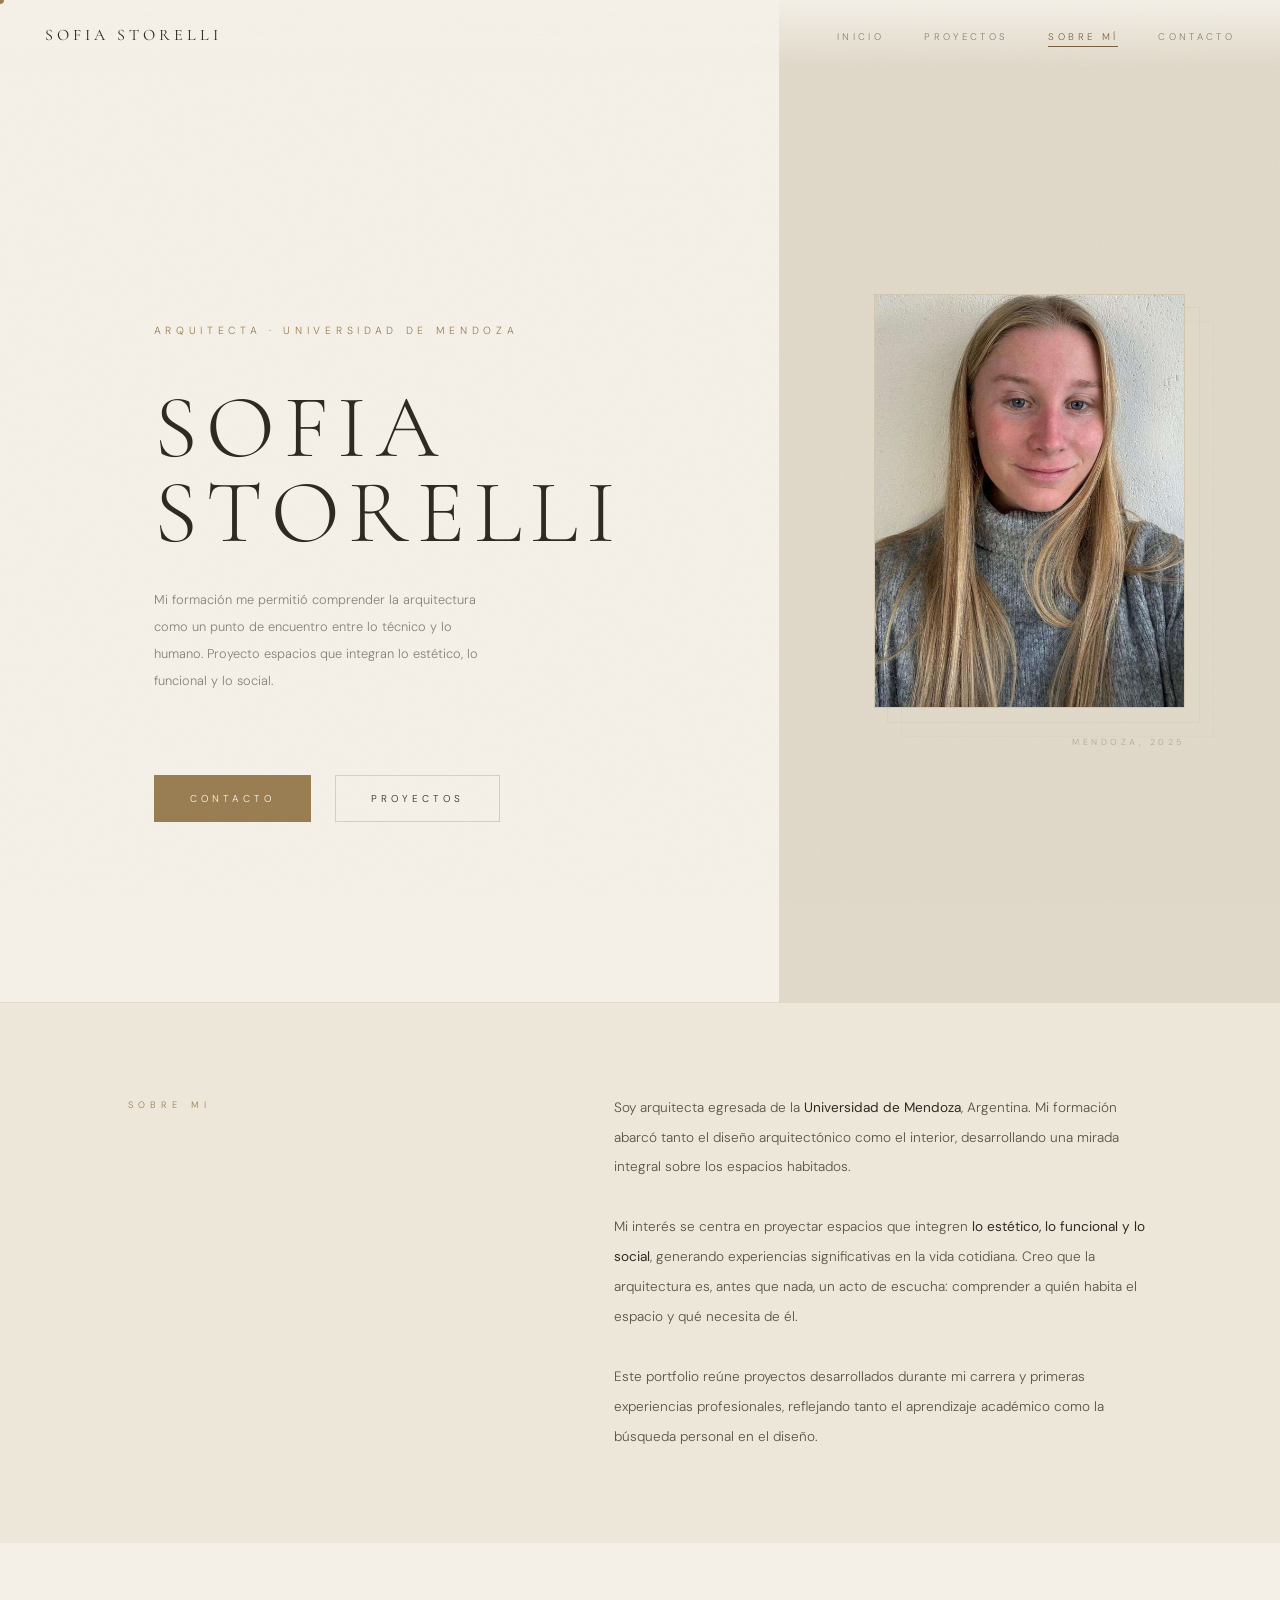
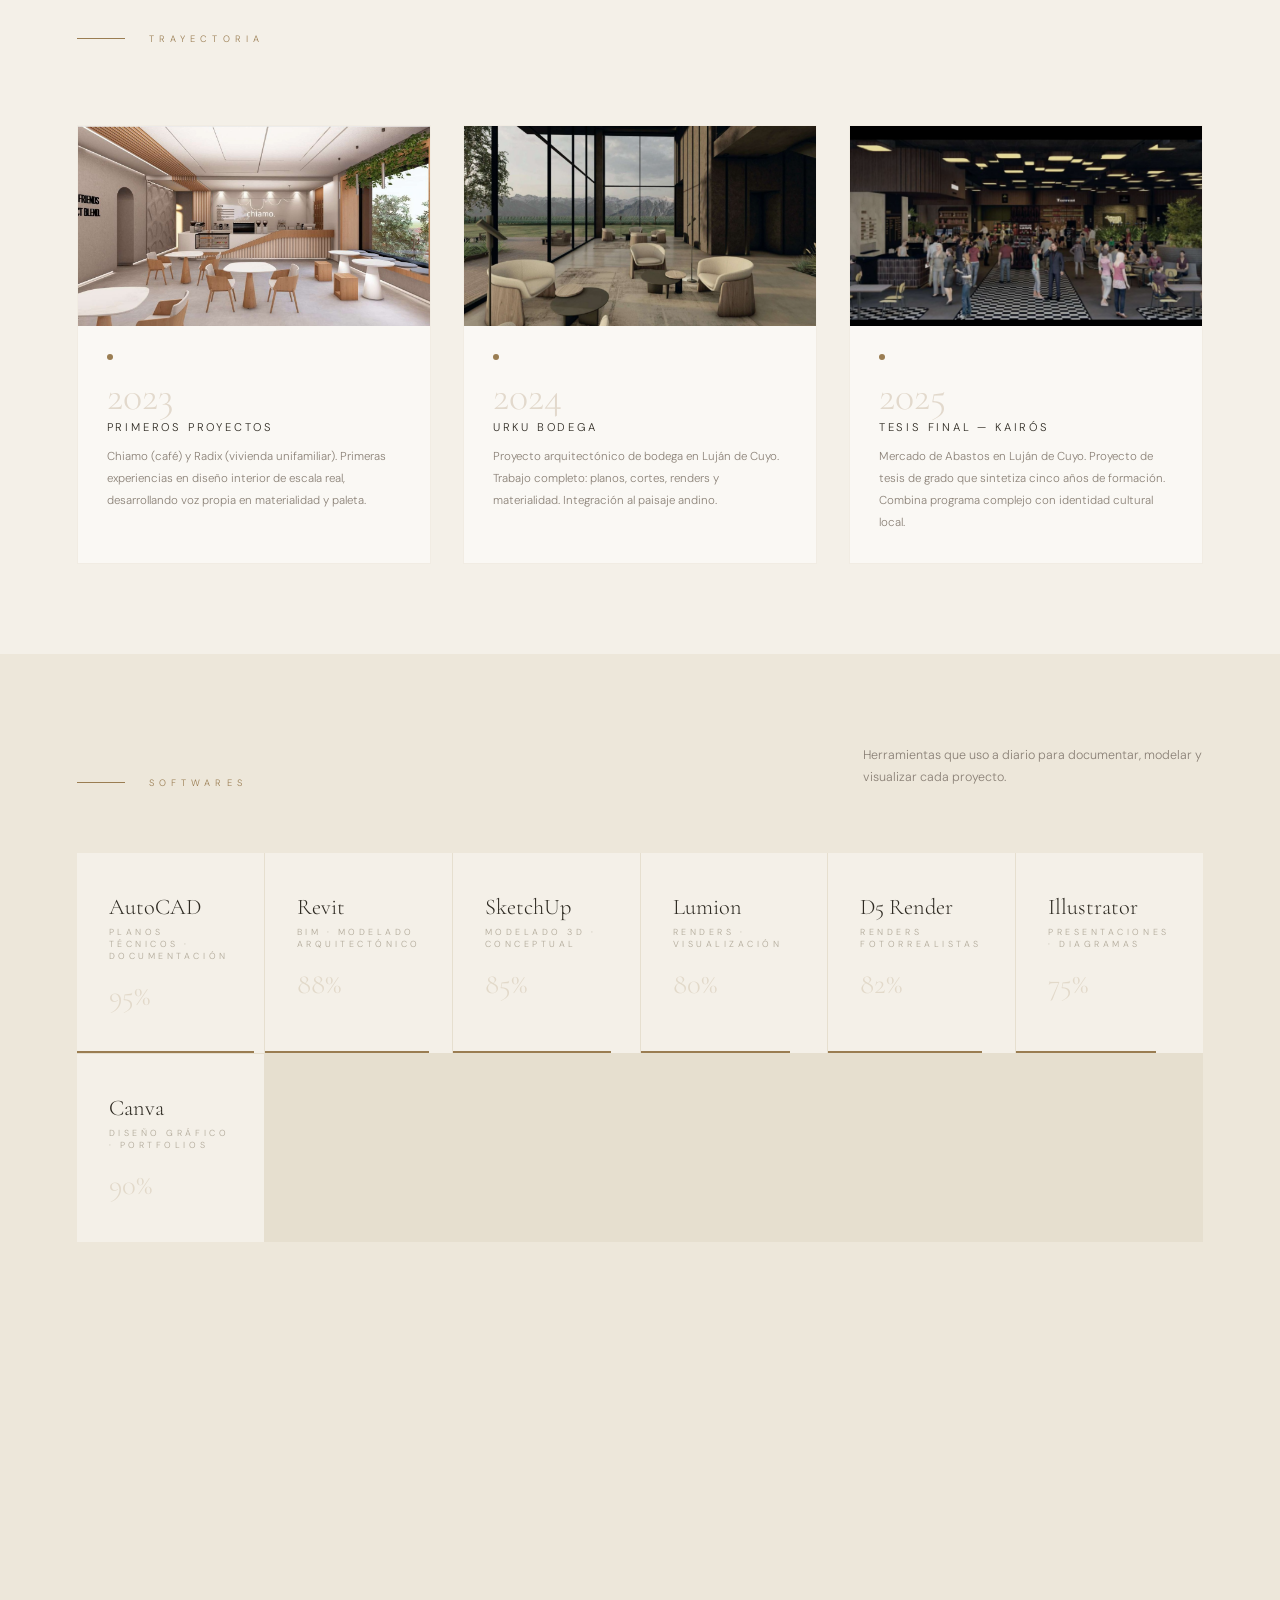
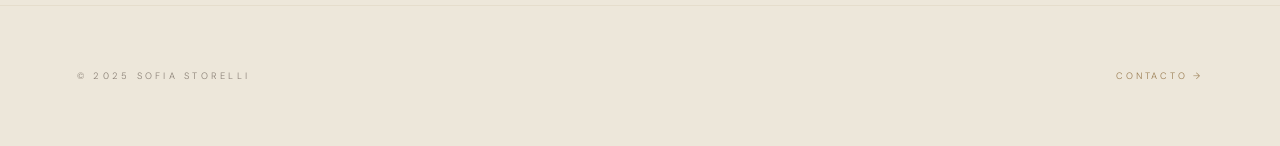
<file: Sobre mi.html>
<!DOCTYPE html>
<html lang="es">
<head>
  <meta charset="UTF-8">
  <meta name="viewport" content="width=device-width, initial-scale=1.0">
  <title>Sobre mí — Sofia Storelli</title>
  <link rel="stylesheet" href="Style.css">
  <style>
    .photo-deco { position: absolute; inset: 0; display: flex; align-items: center; justify-content: center; }
    .photo-frame-outer { width: 62%; aspect-ratio: 3/4; position: relative; }
    .photo-frame-main {
      position: absolute; inset: 0;
      border: 1px solid rgba(154,125,82,0.2);
      overflow: hidden;
      background: var(--lino);
    }
    .photo-frame-ghost { position: absolute; inset: -1px; border: 1px solid rgba(154,125,82,0.08); transform: translate(14px, 14px); }
    .photo-frame-ghost-2 { position: absolute; inset: -1px; border: 1px solid rgba(154,125,82,0.04); transform: translate(28px, 28px); }


    @media (max-width: 768px) {

  /* HERO layout */
  .about-hero {
    display: flex;
    flex-direction: column;
  }

  .about-hero-left,
  .about-hero-right {
    width: 100%;
  }

  .about-hero-left-inner {
    padding: 10vh 5vw;
  }

  /* FOTO */
  .photo-frame-outer {
    width: 80%;
  }

  /* TITULO */
  .about-h1 {
    font-size: 3rem;
  }

  /* BOTONES */
  .about-hero-left-inner div[style] {
    flex-direction: column;
    gap: 1rem;
  }

  /* SKILLS */
  .skills-grid {
    grid-template-columns: 1fr;
  }

  /* LANG */
  .lang-section {
    flex-direction: column;
    gap: 2rem;
  }
}
    /* TIMELINE with photos */
    .timeline { padding: 10vh 6vw; border-top: 1px solid rgba(154,125,82,0.08); background: var(--crema); }
    .timeline-items { margin-top: 4rem; display: grid; grid-template-columns: 1fr 1fr 1fr; gap: 2rem; }
    .timeline-item {
      position: relative;
      border: 1px solid rgba(154,125,82,0.1);
      background: var(--blanco);
      overflow: hidden;
      transition: box-shadow 0.3s, transform 0.3s;
    }
    .timeline-item:hover { transform: translateY(-4px); box-shadow: 0 12px 40px rgba(46,42,34,0.1); }
    .timeline-photo {
      width: 100%; height: 200px; overflow: hidden;
      background: var(--lino);
    }
    .timeline-photo img { width: 100%; height: 100%; object-fit: cover; transition: transform 0.6s; }
    .timeline-item:hover .timeline-photo img { transform: scale(1.05); }
    .timeline-content { padding: 1.8rem; }
    .timeline-dot { width: 6px; height: 6px; border-radius: 50%; background: var(--gold); margin-bottom: 1rem; }
    .timeline-year { font-family: 'Cormorant Garamond', serif; font-size: 2.5rem; font-weight: 300; color: rgba(154,125,82,0.25); margin-bottom: 0.25rem; line-height: 1; }
    .timeline-title { font-size: 0.7rem; letter-spacing: 0.25em; text-transform: uppercase; color: var(--texto); margin-bottom: 0.75rem; }
    .timeline-text { font-size: 0.72rem; line-height: 1.9; color: var(--texto-sua); }

    /* SKILLS — integrated, not floating */
    .skills-section { padding: 10vh 6vw; background: var(--arena); }
    .skills-intro { max-width: 500px; margin-bottom: 4rem; }
    .skills-intro p { font-size: 0.82rem; line-height: 2; color: var(--texto-sua); }
    .skills-grid { display: grid; grid-template-columns: repeat(auto-fit, minmax(180px, 1fr)); gap: 1px; background: rgba(154,125,82,0.08); }
    .skill-cell {
      padding: 2.5rem 2rem; background: var(--crema);
      position: relative; overflow: hidden; transition: background 0.3s;
    }
    .skill-cell:hover { background: var(--blanco); }
    .skill-cell::before { content: ''; position: absolute; inset: 0; background: var(--gold); opacity: 0; transition: opacity 0.4s; }
    .skill-cell:hover::before { opacity: 0.03; }
    .skill-name { font-family: 'Cormorant Garamond', serif; font-size: 1.4rem; font-weight: 300; color: var(--texto); margin-bottom: 0.4rem; position: relative; z-index: 1; }
    .skill-type { font-size: 0.55rem; letter-spacing: 0.4em; text-transform: uppercase; color: var(--texto-min); position: relative; z-index: 1; margin-bottom: 1rem; }
    .skill-bar { position: absolute; bottom: 0; left: 0; height: 2px; background: var(--gold); transition: width 1.2s cubic-bezier(0.16, 1, 0.3, 1); }
    .skill-cell:not([data-bar-init]) .skill-bar { width: 0 !important; }

    /* LANGUAGES — horizontal strip, integrated */
    .lang-section {
      padding: 0 6vw 10vh; background: var(--arena);
      display: flex; gap: 2px;
    }
    .lang-item {
      flex: 1; padding: 3rem 2.5rem;
      background: var(--lino);
      border-top: 3px solid transparent;
      transition: border-color 0.3s;
      position: relative;
    }
    .lang-item:hover { border-top-color: var(--gold); }
    .lang-name { font-family: 'Cormorant Garamond', serif; font-size: 2rem; font-weight: 300; color: var(--texto); margin-bottom: 0.4rem; }
    .lang-level { font-size: 0.6rem; letter-spacing: 0.4em; text-transform: uppercase; color: var(--gold); margin-bottom: 1.5rem; display: block; }
    .lang-bar-track { height: 1px; background: rgba(154,125,82,0.15); position: relative; }
    .lang-bar-fill { position: absolute; top: -0.5px; left: 0; height: 2px; background: var(--gold); }

    @media (max-width: 768px) {
      .timeline-items { grid-template-columns: 1fr; }
      .lang-section { flex-direction: column; }
    }
  </style>
</head>
<body>

<div id="cursor"></div>
<div id="cursor-ring"></div>
<div id="page-transition"></div>

<nav>
  <a href="index.html" class="nav-logo">Sofia Storelli</a>
  <ul class="nav-links">
    <li><a href="index.html">Inicio</a></li>
    <li><a href="Proyectos.html">Proyectos</a></li>
    <li><a href="Sobre mi.html" class="active">Sobre mí</a></li>
    <li><a href="Contacto.html">Contacto</a></li>
  </ul>
</nav>

<!-- ABOUT HERO -->
<section class="about-hero">
  <div class="about-hero-left">
    <div style="display:flex;flex-direction:column;justify-content:flex-end;height:100%;padding:18vh 6vw 10vh">
      <div class="about-role reveal">Arquitecta · Universidad de Mendoza</div>
      <h1 class="about-h1 reveal reveal-delay-1">Sofia<br>Storelli</h1>
      <p class="proj-desc reveal reveal-delay-2" style="max-width:36ch;color:var(--texto-sua);font-size:0.8rem;line-height:2.1">
        Mi formación me permitió comprender la arquitectura como un punto de encuentro entre lo técnico y lo humano. Proyecto espacios que integran lo estético, lo funcional y lo social.
      </p>
      <div style="display:flex;gap:1.5rem;margin-top:2.5rem" class="reveal reveal-delay-3">
        <a href="Contacto.html" class="btn btn-primary"><span>Contacto</span></a>
        <a href="Proyectos.html" class="btn"><span>Proyectos</span></a>
      </div>
    </div>
  </div>

  <div class="about-hero-right">
    <div class="photo-deco">
      <div class="photo-frame-outer">
        <div class="photo-frame-ghost-2"></div>
        <div class="photo-frame-ghost"></div>
        <div class="photo-frame-main">
          <img src="fotosofi.png" style="width:100%;height:100%;object-fit:cover;object-position:center top" alt="Sofia Storelli">
        </div>
        <div style="position:absolute;bottom:-2.5rem;right:0;font-size:0.55rem;letter-spacing:0.4em;text-transform:uppercase;color:var(--texto-min)">Mendoza, 2025</div>
      </div>
    </div>
  </div>
</section>

<!-- BIO -->
<section class="about-bio">
  <div class="bio-label reveal">Sobre Mi</div>
  <div class="bio-text reveal reveal-delay-1">
    Soy arquitecta egresada de la <strong>Universidad de Mendoza</strong>, Argentina. Mi formación abarcó tanto el diseño arquitectónico como el interior, desarrollando una mirada integral sobre los espacios habitados.<br><br>
    Mi interés se centra en proyectar espacios que integren <strong>lo estético, lo funcional y lo social</strong>, generando experiencias significativas en la vida cotidiana. Creo que la arquitectura es, antes que nada, un acto de escucha: comprender a quién habita el espacio y qué necesita de él.<br><br>
    Este portfolio reúne proyectos desarrollados durante mi carrera y primeras experiencias profesionales, reflejando tanto el aprendizaje académico como la búsqueda personal en el diseño.
  </div>
</section>

<!-- TIMELINE con fotos -->
<section class="timeline">
  <div class="section-label reveal">Trayectoria</div>
  <div class="timeline-items">

    <div class="timeline-item reveal">
      <div class="timeline-photo">
        <img src="renderchiamo.png" alt="Chiamo 2023">
      </div>
      <div class="timeline-content">
        <div class="timeline-dot"></div>
        <div class="timeline-year">2023</div>
        <div class="timeline-title">Primeros proyectos</div>
        <p class="timeline-text">Chiamo (café) y Radix (vivienda unifamiliar). Primeras experiencias en diseño interior de escala real, desarrollando voz propia en materialidad y paleta.</p>
      </div>
    </div>

    <div class="timeline-item reveal reveal-delay-2">
      <div class="timeline-photo">
        <img src="bodegasofi.png" alt="Urku 2024">
      </div>
      <div class="timeline-content">
        <div class="timeline-dot"></div>
        <div class="timeline-year">2024</div>
        <div class="timeline-title">Urku Bodega</div>
        <p class="timeline-text">Proyecto arquitectónico de bodega en Luján de Cuyo. Trabajo completo: planos, cortes, renders y materialidad. Integración al paisaje andino.</p>
      </div>
    </div>

    <div class="timeline-item reveal reveal-delay-3">
      <div class="timeline-photo">
        <img src="kairos.png" alt="Kairós 2025">
      </div>
      <div class="timeline-content">
        <div class="timeline-dot"></div>
        <div class="timeline-year">2025</div>
        <div class="timeline-title">Tesis Final — Kairós</div>
        <p class="timeline-text">Mercado de Abastos en Luján de Cuyo. Proyecto de tesis de grado que sintetiza cinco años de formación. Combina programa complejo con identidad cultural local.</p>
      </div>
    </div>

  </div>
</section>

<!-- SOFTWARES — integrated strip -->
<section class="skills-section">
  <div style="display:flex;justify-content:space-between;align-items:flex-end;margin-bottom:3rem;flex-wrap:wrap;gap:1rem">
    <div class="section-label reveal" style="margin-bottom:0">Softwares</div>
    <p class="skills-intro reveal" style="max-width:340px;margin:0;font-size:0.78rem;line-height:1.8;color:var(--texto-sua)">
      Herramientas que uso a diario para documentar, modelar y visualizar cada proyecto.
    </p>
  </div>
  <div class="skills-grid">
    <div class="skill-cell" data-level="95">
      <div class="skill-name">AutoCAD</div>
      <div class="skill-type">Planos técnicos · Documentación</div>
      <div style="font-family:'Cormorant Garamond',serif;font-size:1.8rem;color:rgba(154,125,82,0.2);position:relative;z-index:1">95%</div>
      <div class="skill-bar"></div>
    </div>
    <div class="skill-cell" data-level="88">
      <div class="skill-name">Revit</div>
      <div class="skill-type">BIM · Modelado arquitectónico</div>
      <div style="font-family:'Cormorant Garamond',serif;font-size:1.8rem;color:rgba(154,125,82,0.2);position:relative;z-index:1">88%</div>
      <div class="skill-bar"></div>
    </div>
    <div class="skill-cell" data-level="85">
      <div class="skill-name">SketchUp</div>
      <div class="skill-type">Modelado 3D · Conceptual</div>
      <div style="font-family:'Cormorant Garamond',serif;font-size:1.8rem;color:rgba(154,125,82,0.2);position:relative;z-index:1">85%</div>
      <div class="skill-bar"></div>
    </div>
    <div class="skill-cell" data-level="80">
      <div class="skill-name">Lumion</div>
      <div class="skill-type">Renders · Visualización</div>
      <div style="font-family:'Cormorant Garamond',serif;font-size:1.8rem;color:rgba(154,125,82,0.2);position:relative;z-index:1">80%</div>
      <div class="skill-bar"></div>
    </div>
    <div class="skill-cell" data-level="82">
      <div class="skill-name">D5 Render</div>
      <div class="skill-type">Renders fotorrealistas</div>
      <div style="font-family:'Cormorant Garamond',serif;font-size:1.8rem;color:rgba(154,125,82,0.2);position:relative;z-index:1">82%</div>
      <div class="skill-bar"></div>
    </div>
    <div class="skill-cell" data-level="75">
      <div class="skill-name">Illustrator</div>
      <div class="skill-type">Presentaciones · Diagramas</div>
      <div style="font-family:'Cormorant Garamond',serif;font-size:1.8rem;color:rgba(154,125,82,0.2);position:relative;z-index:1">75%</div>
      <div class="skill-bar"></div>
    </div>
    <div class="skill-cell" data-level="90">
      <div class="skill-name">Canva</div>
      <div class="skill-type">Diseño gráfico · Portfolios</div>
      <div style="font-family:'Cormorant Garamond',serif;font-size:1.8rem;color:rgba(154,125,82,0.2);position:relative;z-index:1">90%</div>
      <div class="skill-bar"></div>
    </div>
  </div>
</section>

<!-- IDIOMAS — horizontal strip, flush with skills -->
<section class="lang-section">
  <div class="lang-item reveal">
    <div class="lang-name">Español</div>
    <span class="lang-level">Nativo</span>
    <div class="lang-bar-track">
      <div class="lang-bar-fill" style="width:100%"></div>
    </div>
  </div>
  <div class="lang-item reveal reveal-delay-2">
    <div class="lang-name">Inglés</div>
    <span class="lang-level">Avanzado</span>
    <div class="lang-bar-track">
      <div class="lang-bar-fill" style="width:85%"></div>
    </div>
  </div>
</section>

<footer>
  <span>© 2025 Sofia Storelli</span>
  <a href="Contacto.html" style="color:var(--gold);letter-spacing:0.3em;font-size:0.58rem;text-transform:uppercase">Contacto →</a>
</footer>

<script src="Main.js"></script>
</body>
</html>
</file>
<file: Style.css>
/* ============================================================
   SOFIA STORELLI — PORTFOLIO 2025
   Paleta: crema, arena, lino, marrón cálido, gris arquitectónico
   Tipografía: Cormorant Garamond (display) + DM Sans (body)
   ============================================================ */

@import url('https://fonts.googleapis.com/css2?family=Cormorant+Garamond:ital,wght@0,300;0,400;0,500;0,600;1,300;1,400&family=DM+Sans:wght@300;400;500&display=swap');

/* ─── VARIABLES ─────────────────────────────────────────────── */
:root {
  --blanco:      #faf8f4;
  --crema:       #f4f0e8;
  --arena:       #ede7da;
  --lino:        #e0d8c8;
  --arena-osc:   #c8bfaa;
  --texto:       #2e2a22;
  --texto-med:   #5a5248;
  --texto-sua:   #8a8076;
  --texto-min:   #b0a898;
  --gold:        #9a7d52;
  --gold-pal:    #c4a87a;
  --gold-dim:    #7a6040;
  --gris:        #d4cfc6;
  --gris-med:    #9e9890;
  --gris-osc:    #6a6460;
  --sombra-sua:  rgba(46,42,34,0.06);
  --sombra-med:  rgba(46,42,34,0.12);
  --sombra-foc:  rgba(154,125,82,0.15);
  --font-display: 'Cormorant Garamond', Georgia, serif;
  --font-body:    'DM Sans', sans-serif;
  --ease-expo: cubic-bezier(0.16, 1, 0.3, 1);
  --ease-back: cubic-bezier(0.34, 1.56, 0.64, 1);
  --ease-circ: cubic-bezier(0.85, 0, 0.15, 1);
}

/* ─── RESET ─────────────────────────────────────────────────── */
*, *::before, *::after { box-sizing: border-box; margin: 0; padding: 0; }
html { scroll-behavior: smooth; font-size: 16px; }
body {
  background: var(--crema);
  color: var(--texto);
  font-family: var(--font-body);
  font-weight: 300;
  overflow-x: hidden;
  cursor: none;
}
a { text-decoration: none; color: inherit; }
img { display: block; max-width: 100%; }
button { border: none; background: none; cursor: none; font-family: inherit; }

/* ─── CUSTOM CURSOR ──────────────────────────────────────────── */
#cursor {
  position: fixed; top: 0; left: 0;
  width: 8px; height: 8px;
  background: var(--gold);
  border-radius: 50%;
  pointer-events: none; z-index: 9999;
  transform: translate(-50%, -50%);
  transition: width 0.25s var(--ease-expo), height 0.25s var(--ease-expo), background 0.25s;
}
#cursor-ring {
  position: fixed; top: 0; left: 0;
  width: 36px; height: 36px;
  border: 1px solid rgba(154,125,82,0.4);
  border-radius: 50%;
  pointer-events: none; z-index: 9998;
  transform: translate(-50%, -50%);
}
body.cursor-hover #cursor {
  width: 48px; height: 48px;
  background: transparent;
  border: 1px solid var(--gold);
}

/* ─── NOISE TEXTURE OVERLAY ──────────────────────────────────── */
body::after {
  content: '';
  position: fixed; inset: 0;
  background-image: url("data:image/svg+xml,%3Csvg viewBox='0 0 256 256' xmlns='http://www.w3.org/2000/svg'%3E%3Cfilter id='n'%3E%3CfeTurbulence type='fractalNoise' baseFrequency='0.9' numOctaves='4' stitchTiles='stitch'/%3E%3C/filter%3E%3Crect width='100%25' height='100%25' filter='url(%23n)' opacity='0.04'/%3E%3C/svg%3E");
  pointer-events: none; z-index: 8000; opacity: 0.35;
}

/* ─── PAGE TRANSITION ────────────────────────────────────────── */
#page-transition {
  position: fixed; inset: 0;
  z-index: 7000; pointer-events: none;
  display: grid; grid-template-columns: repeat(5, 1fr);
}
.pt-col {
  background: var(--arena);
  transform: scaleY(0); transform-origin: bottom;
}

/* ─── NAV ────────────────────────────────────────────────────── */
nav {
  position: fixed; top: 0; left: 0; right: 0;
  z-index: 1000;
  display: flex; justify-content: space-between; align-items: center;
  padding: 1.5rem 3.5vw;
}
nav::before {
  content: '';
  position: absolute; inset: 0;
  background: linear-gradient(to bottom, rgba(244,240,232,0.95) 0%, transparent 100%);
  pointer-events: none;
}
.nav-logo {
  font-family: var(--font-display);
  font-size: 1rem; font-weight: 400;
  letter-spacing: 0.25em; text-transform: uppercase;
  color: var(--texto); position: relative; z-index: 1;
}
.nav-links {
  display: flex; gap: 2.5rem;
  list-style: none; position: relative; z-index: 1;
}
.nav-links a {
  font-size: 0.6rem; letter-spacing: 0.35em;
  text-transform: uppercase; color: var(--texto-sua);
  transition: color 0.3s; position: relative;
}
.nav-links a::after {
  content: '';
  position: absolute; bottom: -4px; left: 0;
  width: 0; height: 1px; background: var(--gold);
  transition: width 0.4s var(--ease-expo);
}
.nav-links a:hover { color: var(--texto); }
.nav-links a:hover::after { width: 100%; }
.nav-links a.active { color: var(--gold-dim); }
.nav-links a.active::after { width: 100%; background: var(--gold-dim); }

/* ─── HAMBURGER MOBILE ───────────────────────────────────────── */
.nav-hamburger {
  display: none;
  flex-direction: column;
  gap: 5px;
  cursor: pointer;
  position: relative;
  z-index: 1;
  padding: 4px;
  background: none;
  border: none;
}
.nav-hamburger span {
  display: block;
  width: 22px; height: 1px;
  background: var(--texto);
  transition: transform 0.3s, opacity 0.3s;
}
.nav-hamburger.open span:nth-child(1) { transform: translateY(6px) rotate(45deg); }
.nav-hamburger.open span:nth-child(2) { opacity: 0; }
.nav-hamburger.open span:nth-child(3) { transform: translateY(-6px) rotate(-45deg); }

/* Mobile menu overlay */
.nav-mobile-menu {
  display: none;
  position: fixed;
  inset: 0;
  background: var(--crema);
  z-index: 999;
  flex-direction: column;
  align-items: center;
  justify-content: center;
  gap: 2.5rem;
  opacity: 0;
  pointer-events: none;
  transition: opacity 0.4s var(--ease-expo);
}
.nav-mobile-menu.open {
  opacity: 1;
  pointer-events: all;
}
.nav-mobile-menu a {
  font-family: var(--font-display);
  font-size: clamp(2.5rem, 10vw, 4rem);
  font-weight: 300;
  letter-spacing: 0.1em;
  text-transform: uppercase;
  color: var(--texto);
  transition: color 0.3s;
}
.nav-mobile-menu a:hover,
.nav-mobile-menu a.active { color: var(--gold); }

/* ─── HERO ───────────────────────────────────────────────────── */
.hero {
  position: relative; height: 100vh;
  display: flex; align-items: flex-end;
  padding: 0 6vw 8vh; overflow: hidden;
  background: var(--arena);
}
.hero-bg {
  position: absolute; inset: 0;
  background: var(--arena); overflow: hidden;
}
.hero-lines { position: absolute; inset: 0; overflow: hidden; }
.hero-line { position: absolute; background: rgba(154,125,82,0.1); transform-origin: left; }
.hero-line.h { height: 1px; width: 100%; }
.hero-line.v { width: 1px; height: 100%; }

.hero-title-wrap { position: relative; z-index: 10; }
.hero-eyebrow {
  font-size: 0.62rem; letter-spacing: 0.5em;
  text-transform: uppercase; color: var(--gold);
  margin-bottom: 2rem; opacity: 0;
  transform: translateY(20px);
  animation: fadeUp 0.8s 0.3s var(--ease-expo) forwards;
}
.hero-name {
  font-family: var(--font-display);
  font-size: clamp(4rem, 14vw, 13rem);
  font-weight: 300; line-height: 0.88;
  letter-spacing: -0.01em; color: var(--texto);
}
.hero-name .line { display: block; overflow: hidden; }
.hero-name .word {
  display: inline-block; opacity: 0;
  transform: translateY(110%);
  animation: slideUp 1s var(--ease-expo) forwards;
}
.hero-name .line:nth-child(1) .word { animation-delay: 0.5s; }
.hero-name .line:nth-child(2) .word { animation-delay: 0.65s; }

.hero-right {
  position: absolute; right: 6vw; bottom: 8vh;
  z-index: 10; text-align: right; opacity: 0;
  transform: translateY(30px);
  animation: fadeUp 0.8s 1s var(--ease-expo) forwards;
}
.hero-tagline {
  font-size: 0.7rem; letter-spacing: 0.2em;
  text-transform: uppercase; color: var(--texto-sua); line-height: 2.2;
}
.hero-year {
  font-family: var(--font-display);
  font-size: 1rem; color: var(--gold);
  letter-spacing: 0.3em; margin-top: 1.5rem;
}

.giant-num {
  position: absolute;
  font-family: var(--font-display);
  font-size: clamp(14rem, 35vw, 38rem);
  font-weight: 300;
  color: rgba(154,125,82,0.05);
  line-height: 1; top: 50%; right: -3vw;
  transform: translateY(-50%);
  pointer-events: none; letter-spacing: -0.02em;
}

.hero-scroll-hint {
  position: absolute; bottom: 3rem; left: 50%;
  transform: translateX(-50%); z-index: 10;
  display: flex; flex-direction: column;
  align-items: center; gap: 0.75rem; opacity: 0;
  animation: fadeUp 0.8s 1.3s var(--ease-expo) forwards;
}
.hero-scroll-hint span {
  font-size: 0.55rem; letter-spacing: 0.5em;
  text-transform: uppercase; color: var(--texto-sua);
}
.scroll-line {
  width: 1px; height: 60px;
  background: linear-gradient(to bottom, transparent, var(--gold));
  animation: scrollPulse 2s 2s infinite;
}
@keyframes scrollPulse {
  0%, 100% { opacity: 0.3; transform: scaleY(1); }
  50% { opacity: 1; transform: scaleY(1.2); }
}

/* ─── MARQUEE ────────────────────────────────────────────────── */
.marquee-wrap {
  overflow: hidden;
  border-top: 1px solid rgba(154,125,82,0.15);
  border-bottom: 1px solid rgba(154,125,82,0.15);
  padding: 1.2rem 0;
  white-space: nowrap;
  background: var(--lino);
}
.marquee-track {
  display: inline-flex; gap: 4rem; will-change: transform;
}
.marquee-item {
  font-size: 0.6rem; letter-spacing: 0.5em;
  text-transform: uppercase; color: var(--texto-sua);
}
.marquee-item.gold { color: var(--gold); }

/* ─── SECTION LABEL ──────────────────────────────────────────── */
.section-label {
  font-size: 0.58rem; letter-spacing: 0.55em;
  text-transform: uppercase; color: var(--gold);
  margin-bottom: 5rem;
  display: flex; align-items: center; gap: 1.5rem;
}
.section-label::before {
  content: ''; width: 3rem; height: 1px; background: var(--gold);
  flex-shrink: 0;
}

/* ─── PROJECT PREVIEW GRID ───────────────────────────────────── */
.index-projects { padding: 12vh 6vw; background: var(--crema); }
.preview-grid { display: grid; grid-template-columns: 1.8fr 1fr; gap: 2px; margin-bottom: 2px; }
.preview-grid-2 { display: grid; grid-template-columns: 1fr 1.8fr; gap: 2px; }

.preview-card {
  position: relative; overflow: hidden;
  aspect-ratio: 16/9; cursor: none;
  background: var(--arena);
  display: block;
}
.preview-card-sm { aspect-ratio: 4/3; }
.preview-card-bg {
  position: absolute; inset: 0;
  transition: transform 0.9s var(--ease-expo);
  background-size: cover !important;
  background-position: center !important;
  background-repeat: no-repeat !important;
}
.preview-card:hover .preview-card-bg { transform: scale(1.06); }
.preview-card-overlay {
  position: absolute; inset: 0;
  background: linear-gradient(135deg, rgba(46,42,34,0.4) 0%, rgba(46,42,34,0.1) 100%);
  transition: background 0.6s;
}
.preview-card:hover .preview-card-overlay {
  background: linear-gradient(135deg, rgba(46,42,34,0.25) 0%, rgba(46,42,34,0.05) 100%);
}
.preview-card-info { position: absolute; bottom: 2rem; left: 2rem; z-index: 2; }
.preview-card-num {
  font-size: 0.55rem; letter-spacing: 0.5em;
  color: var(--gold-pal); text-transform: uppercase; margin-bottom: 0.5rem;
}
.preview-card-title {
  font-family: var(--font-display);
  font-size: clamp(1.5rem, 3vw, 3rem);
  font-weight: 300; color: white;
  letter-spacing: 0.05em; line-height: 1;
}
.preview-card-type {
  font-size: 0.6rem; letter-spacing: 0.3em;
  text-transform: uppercase; color: rgba(255,255,255,0.65); margin-top: 0.5rem;
}
.preview-card-arrow {
  position: absolute; bottom: 2rem; right: 2rem;
  width: 44px; height: 44px;
  border: 1px solid rgba(255,255,255,0.3);
  border-radius: 50%;
  display: flex; align-items: center; justify-content: center;
  z-index: 2;
  transition: border-color 0.3s, transform 0.5s var(--ease-back), background 0.3s;
}
.preview-card:hover .preview-card-arrow {
  border-color: var(--gold-pal); background: var(--gold);
  transform: rotate(-45deg);
}
.preview-card-arrow svg { width: 14px; height: 14px; fill: none; stroke: white; stroke-width: 1.5; }

/* ─── MANIFESTO ──────────────────────────────────────────────── */
.manifesto {
  padding: 15vh 10vw;
  border-top: 1px solid rgba(154,125,82,0.12);
  display: grid; grid-template-columns: 1fr 1fr;
  gap: 8vw; align-items: center;
  background: var(--arena);
}
.manifesto-text {
  font-family: var(--font-display);
  font-size: clamp(1.6rem, 3.5vw, 3.2rem);
  font-weight: 300; line-height: 1.35;
  color: var(--texto); font-style: italic;
}
.manifesto-text em { color: var(--gold); font-style: normal; }
.manifesto-aside {
  font-size: 0.72rem; letter-spacing: 0.15em;
  line-height: 2.2; color: var(--texto-sua); text-transform: uppercase;
}
.quote-divider {
  display: inline-block; width: 3rem; height: 1px;
  background: var(--gold); vertical-align: middle; margin-right: 1.5rem;
}

/* ─── BUTTONS ────────────────────────────────────────────────── */
.cta-row {
  padding: 8vh 6vw 15vh; background: var(--crema);
  display: flex; gap: 1.5rem; justify-content: center; flex-wrap: wrap;
}
.btn {
  display: inline-flex; align-items: center; gap: 1rem;
  padding: 1rem 2.2rem;
  font-size: 0.62rem; letter-spacing: 0.4em; text-transform: uppercase;
  border: 1px solid rgba(154,125,82,0.3);
  color: var(--texto); position: relative; overflow: hidden;
  transition: border-color 0.4s, color 0.4s;
}
.btn::before {
  content: ''; position: absolute; inset: 0;
  background: var(--gold);
  transform: translateX(-101%);
  transition: transform 0.5s var(--ease-circ);
}
.btn:hover { border-color: var(--gold); color: var(--blanco); }
.btn:hover::before { transform: translateX(0); }
.btn span { position: relative; z-index: 1; }
.btn-primary { background: var(--gold); color: var(--blanco); border-color: var(--gold); }
.btn-primary::before { background: var(--gold-dim); }
.btn-primary:hover { color: var(--blanco); border-color: var(--gold-dim); }

/* ─── PROYECTOS PAGE ─────────────────────────────────────────── */
.h-scroll-outer { overflow: hidden; height: 100vh; }
#h-scroll-track {
  display: flex; width: max-content; height: 100vh;
  transition: transform 1s cubic-bezier(0.77,0,0.175,1);
  will-change: transform;
}
.proj-panel {
  width: 100vw; height: 100vh; flex-shrink: 0;
  display: grid; grid-template-columns: 42vw 58vw;
  position: relative; overflow: hidden;
}
.panel-chiamo { background: var(--arena); }
.panel-urku   { background: var(--lino); }
.panel-radix  { background: var(--crema); }
.panel-kairos { background: #1a1814; }

/* Kairos dark text overrides */
.panel-kairos .proj-title { color: var(--crema); }
.panel-kairos .proj-tag   { color: var(--gold-pal); }
.panel-kairos .proj-desc  { color: rgba(240,236,227,0.65); }
.panel-kairos .proj-meta-list { border-top-color: rgba(201,169,122,0.12); }
.panel-kairos .proj-meta-list dt { color: rgba(201,169,122,0.6); }
.panel-kairos .proj-meta-list dd { color: var(--crema); }
.panel-kairos .tesis-badge { color: var(--gold-pal); border-color: var(--gold-pal); }

.proj-panel-left {
  padding: 14vh 5vw 8vh;
  display: flex; flex-direction: column; justify-content: flex-end;
  position: relative; z-index: 2; overflow-y: auto;
}
.proj-panel-right { position: relative; overflow: hidden; }
.proj-panel-img {
  position: absolute; inset: 0;
  transition: transform 1.4s cubic-bezier(0.16,1,0.3,1);
}
.proj-panel-img img { width: 100%; height: 100%; object-fit: cover; display: block; }
.proj-panel:hover .proj-panel-img { transform: scale(1.04); }

.proj-number {
  font-family: var(--font-display); font-size: 8rem;
  font-weight: 300; color: rgba(154,125,82,0.06);
  position: absolute; top: 12vh; right: -1rem;
  line-height: 1; pointer-events: none; z-index: 1;
}
.proj-tag {
  font-size: 0.58rem; letter-spacing: 0.5em;
  text-transform: uppercase; color: var(--gold); margin-bottom: 1.5rem;
}
.proj-title {
  font-family: var(--font-display);
  font-size: clamp(2.5rem, 5vw, 5.5rem);
  font-weight: 300; letter-spacing: 0.05em;
  color: var(--texto); line-height: 1;
  margin-bottom: 1.5rem; text-transform: uppercase;
}
.proj-desc {
  font-size: 0.78rem; line-height: 2;
  color: var(--texto-sua); max-width: 38ch; margin-bottom: 2.5rem;
}
.proj-meta-list {
  display: grid; grid-template-columns: 1fr 1fr;
  gap: 0.5rem 2.5rem;
  font-size: 0.6rem; letter-spacing: 0.25em;
  text-transform: uppercase; color: var(--texto-sua);
  margin-bottom: 3rem; padding-top: 2rem;
  border-top: 1px solid rgba(154,125,82,0.12);
}
.proj-meta-list dt { color: var(--gold-dim); margin-bottom: 0.25rem; }
.proj-meta-list dd { color: var(--texto); }
.color-palette { display: flex; gap: 0.5rem; margin-bottom: 2rem; }
.palette-dot { width: 18px; height: 18px; border-radius: 50%; }

/* TESIS BADGE */
.tesis-badge {
  display: inline-block; padding: 0.5rem 1.2rem;
  border: 1px solid var(--gold);
  font-size: 0.6rem; letter-spacing: 0.4em;
  text-transform: uppercase; color: var(--gold); margin-bottom: 2rem;
}
.tesis-stat {
  text-align: center; padding: 1.5rem;
  border: 1px solid rgba(154,125,82,0.12);
  background: rgba(154,125,82,0.04);
}
.tesis-stat-num {
  font-family: var(--font-display); font-size: 3rem;
  font-weight: 300; line-height: 1; margin-bottom: 0.5rem;
}
.tesis-stat-label {
  font-size: 0.55rem; letter-spacing: 0.4em;
  text-transform: uppercase;
}

/* PANEL NAV */
.panel-nav {
  position: fixed; right: 3vw; top: 50%;
  transform: translateY(-50%);
  display: flex; flex-direction: column; gap: 0.75rem; z-index: 500;
}
.panel-nav-dot {
  width: 5px; height: 5px; border-radius: 50%;
  background: var(--gris); cursor: pointer;
  transition: background 0.3s, transform 0.3s;
}
.panel-nav-dot.active { background: var(--gold); transform: scale(1.6); }
.projects-progress {
  position: fixed; bottom: 0; left: 0; height: 2px;
  background: var(--gold); z-index: 500;
  transform-origin: left; transform: scaleX(0);
  transition: transform 0.6s var(--ease-expo);
}
.panel-counter {
  position: fixed; top: 50%; left: 3vw;
  transform: translateY(-50%) rotate(-90deg);
  font-size: 0.55rem; letter-spacing: 0.5em;
  text-transform: uppercase; color: var(--gris-med); z-index: 500;
  transform-origin: center;
}
.scroll-keys {
  position: fixed; bottom: 2.5rem; left: 50%; transform: translateX(-50%);
  font-size: 0.55rem; letter-spacing: 0.5em; text-transform: uppercase;
  color: var(--gris-med); z-index: 500;
  display: flex; gap: 1.5rem; align-items: center;
}
.scroll-keys .key {
  border: 1px solid rgba(154,125,82,0.25);
  padding: 0.3rem 0.6rem; font-size: 0.55rem; color: var(--gold);
}
#tesis-grid-canvas { position: absolute; inset: 0; width: 100%; height: 100%; pointer-events: none; }

/* DETAIL PANEL */
.detail-panel {
  position: fixed; inset: 0; z-index: 600;
  background: var(--crema);
  transform: translateY(100%);
  transition: transform 0.7s cubic-bezier(0.16,1,0.3,1);
  overflow-y: auto;
}
.detail-panel.open { transform: translateY(0); }
.detail-close {
  position: fixed; top: 2rem; right: 3vw; z-index: 700;
  width: 44px; height: 44px; border-radius: 50%;
  background: var(--gold); color: var(--blanco);
  display: flex; align-items: center; justify-content: center;
  font-size: 1.2rem; cursor: pointer;
  transition: background 0.2s, transform 0.2s;
  font-family: var(--font-body);
  border: none;
}
.detail-close:hover { background: var(--gold-dim); transform: rotate(90deg); }
.detail-inner { padding: 10vh 6vw 8vh; max-width: 1100px; margin: 0 auto; }
.detail-header { margin-bottom: 4rem; }
.detail-header h2 {
  font-family: var(--font-display);
  font-size: clamp(2.5rem, 7vw, 6rem); font-weight: 300;
  color: var(--texto); text-transform: uppercase;
  letter-spacing: 0.05em; line-height: 0.9; margin-bottom: 1.5rem;
  margin-top: 1rem;
}
.detail-header p { font-size: 0.82rem; line-height: 2; color: var(--texto-sua); max-width: 55ch; }
.detail-photos {
  display: grid; grid-template-columns: 1fr 1fr;
  gap: 2px; margin-bottom: 4rem;
}
.detail-photos img {
  width: 100%; aspect-ratio: 16/9; object-fit: cover;
  display: block; transition: transform 0.6s;
  background: var(--lino);
}
.detail-photos img:hover { transform: scale(1.02); }
.detail-photos .main-photo { grid-column: 1 / -1; aspect-ratio: 21/9; }
.detail-meta {
  display: grid; grid-template-columns: repeat(4, 1fr);
  gap: 2px; margin-bottom: 4rem;
}
.detail-meta-item {
  padding: 2rem; background: var(--arena);
  border-top: 2px solid rgba(154,125,82,0.15);
}
.detail-meta-label { font-size: 0.55rem; letter-spacing: 0.45em; text-transform: uppercase; color: var(--gold); margin-bottom: 0.75rem; }
.detail-meta-value { font-family: var(--font-display); font-size: 1rem; color: var(--texto); font-weight: 300; }

/* Drive link button */
.drive-link {
  display: inline-flex; align-items: center; gap: 0.8rem;
  padding: 1rem 2rem;
  border: 1px solid rgba(154,125,82,0.35);
  font-size: 0.62rem; letter-spacing: 0.4em; text-transform: uppercase;
  color: var(--texto); background: var(--arena);
  transition: background 0.3s, border-color 0.3s, color 0.3s;
  margin-bottom: 3rem;
}
.drive-link:hover { background: var(--gold); border-color: var(--gold); color: var(--blanco); }
.drive-link svg { width: 16px; height: 16px; flex-shrink: 0; }

/* ─── SOBRE MÍ ───────────────────────────────────────────────── */
.about-hero {
  min-height: 100vh; display: grid; grid-template-columns: 1fr 1fr; overflow: hidden;
}
.about-hero-left {
  padding: 18vh 6vw 10vh;
  background: var(--crema); position: relative;
  display: flex; flex-direction: column; justify-content: flex-end;
}
.about-hero-right { position: relative; background: var(--lino); overflow: hidden; min-height: 50vw; }
.about-h1 {
  font-family: var(--font-display);
  font-size: clamp(3rem, 7vw, 7rem);
  font-weight: 300; color: var(--texto);
  text-transform: uppercase; letter-spacing: 0.1em;
  line-height: 0.95; margin-bottom: 2rem;
}
.about-role {
  font-size: 0.65rem; letter-spacing: 0.45em;
  text-transform: uppercase; color: var(--gold); margin-bottom: 3rem;
}
.about-bio {
  padding: 10vh 10vw; display: grid;
  grid-template-columns: 1fr 1.5fr; gap: 10vw;
  border-top: 1px solid rgba(154,125,82,0.12);
  background: var(--arena);
}
.bio-label {
  font-size: 0.58rem; letter-spacing: 0.55em;
  text-transform: uppercase; color: var(--gold); padding-top: 0.4rem;
}
.bio-text { font-size: 0.85rem; line-height: 2.2; color: var(--texto-med); }
.bio-text strong { color: var(--texto); font-weight: 400; }

/* Photo frames */
.photo-deco { position: absolute; inset: 0; display: flex; align-items: center; justify-content: center; }
.photo-frame-outer { width: 62%; aspect-ratio: 3/4; position: relative; }
.photo-frame-main {
  position: absolute; inset: 0;
  border: 1px solid rgba(154,125,82,0.2);
  overflow: hidden;
  background: var(--arena);
}
.photo-frame-ghost {
  position: absolute; inset: -1px;
  border: 1px solid rgba(154,125,82,0.08);
  transform: translate(14px, 14px);
}
.photo-frame-ghost-2 {
  position: absolute; inset: -1px;
  border: 1px solid rgba(154,125,82,0.04);
  transform: translate(28px, 28px);
}

/* SKILLS */
.skills-section { padding: 10vh 6vw; background: var(--lino); }
.skills-grid { display: grid; grid-template-columns: repeat(auto-fit, minmax(180px, 1fr)); gap: 1px; background: rgba(154,125,82,0.08); margin-top: 4rem; }
.skill-cell {
  padding: 2.5rem 2rem; background: var(--crema);
  position: relative; overflow: hidden;
  transition: background 0.3s;
}
.skill-cell:hover { background: var(--blanco); }
.skill-cell::before { content: ''; position: absolute; inset: 0; background: var(--gold); opacity: 0; transition: opacity 0.4s; }
.skill-cell:hover::before { opacity: 0.03; }
.skill-name { font-family: var(--font-display); font-size: 1.4rem; font-weight: 300; color: var(--texto); margin-bottom: 0.4rem; position: relative; z-index: 1; }
.skill-type { font-size: 0.55rem; letter-spacing: 0.4em; text-transform: uppercase; color: var(--texto-min); position: relative; z-index: 1; margin-bottom: 1rem; }
.skill-bar { position: absolute; bottom: 0; left: 0; height: 2px; background: var(--gold); transition: width 1.2s cubic-bezier(0.16, 1, 0.3, 1); }
.skill-cell:not([data-bar-init]) .skill-bar { width: 0 !important; }

/* TIMELINE */
.timeline { padding: 10vh 6vw; border-top: 1px solid rgba(154,125,82,0.08); background: var(--crema); }
.timeline-items { margin-top: 4rem; display: grid; grid-template-columns: 1fr 1fr 1fr; gap: 2rem; }
.timeline-item {
  position: relative; border: 1px solid rgba(154,125,82,0.1);
  background: var(--blanco); overflow: hidden;
  transition: box-shadow 0.3s, transform 0.3s;
}
.timeline-item:hover { transform: translateY(-4px); box-shadow: 0 12px 40px rgba(46,42,34,0.1); }
.timeline-photo { width: 100%; height: 180px; overflow: hidden; background: var(--lino); }
.timeline-photo img { width: 100%; height: 100%; object-fit: cover; transition: transform 0.6s; }
.timeline-item:hover .timeline-photo img { transform: scale(1.05); }
.timeline-content { padding: 1.8rem; }
.timeline-dot { width: 6px; height: 6px; border-radius: 50%; background: var(--gold); margin-bottom: 1rem; }
.timeline-year { font-family: var(--font-display); font-size: 2.5rem; font-weight: 300; color: rgba(154,125,82,0.25); margin-bottom: 0.25rem; line-height: 1; }
.timeline-title { font-size: 0.7rem; letter-spacing: 0.25em; text-transform: uppercase; color: var(--texto); margin-bottom: 0.75rem; }
.timeline-text { font-size: 0.72rem; line-height: 1.9; color: var(--texto-sua); }

/* IDIOMAS */
.lang-section { padding: 0 6vw 10vh; background: var(--arena); display: flex; gap: 2px; }
.lang-item {
  flex: 1; padding: 3rem 2.5rem; background: var(--lino);
  border-top: 3px solid transparent; transition: border-color 0.3s;
}
.lang-item:hover { border-top-color: var(--gold); }
.lang-name { font-family: var(--font-display); font-size: 2rem; font-weight: 300; color: var(--texto); margin-bottom: 0.4rem; }
.lang-level { font-size: 0.6rem; letter-spacing: 0.4em; text-transform: uppercase; color: var(--gold); margin-bottom: 1.5rem; display: block; }
.lang-bar-track { height: 1px; background: rgba(154,125,82,0.15); position: relative; }
.lang-bar-fill { position: absolute; top: -0.5px; left: 0; height: 2px; background: var(--gold); }

/* ─── CONTACTO ───────────────────────────────────────────────── */
.contact-wrap { height: 100vh; display: grid; grid-template-columns: 1fr 1fr; overflow: hidden; }
.contact-left {
  display: flex; flex-direction: column; justify-content: center;
  padding: 8vh 8vw 8vh 6vw; position: relative;
  border-right: 1px solid rgba(154,125,82,0.08);
  background: var(--crema);
}
.contact-right {
  position: relative; overflow: hidden;
  display: flex; flex-direction: column; justify-content: center;
  align-items: center; padding: 8vh 6vw;
  background: var(--arena);
}
.contact-info-item {
  margin-bottom: 2.5rem; padding-bottom: 2.5rem;
  border-bottom: 1px solid rgba(154,125,82,0.08); position: relative; z-index: 1;
}
.contact-info-item:last-child { border-bottom: none; margin-bottom: 0; padding-bottom: 0; }
.contact-info-label {
  font-size: 0.55rem; letter-spacing: 0.5em;
  text-transform: uppercase; color: var(--gold); margin-bottom: 0.6rem;
}
.contact-info-value {
  font-family: var(--font-display);
  font-size: clamp(1.1rem, 1.8vw, 1.6rem);
  font-weight: 300; color: var(--texto); letter-spacing: 0.04em;
}
.contact-info-value a { transition: color 0.3s; display: inline-block; }
.contact-info-value a:hover { color: var(--gold); }
.avail-badge {
  display: inline-flex; align-items: center; gap: 0.6rem;
  padding: 0.6rem 1.2rem; margin-top: 2.5rem;
  border: 1px solid rgba(80,140,80,0.2);
  background: rgba(80,140,80,0.04);
  position: relative; z-index: 1;
}
.avail-dot { width: 6px; height: 6px; border-radius: 50%; background: #5a9a5a; animation: blinkDot 2s ease-in-out infinite; }
@keyframes blinkDot { 0%, 100% { opacity: 1; } 50% { opacity: 0.3; } }
.avail-text { font-size: 0.6rem; letter-spacing: 0.35em; text-transform: uppercase; color: #5a9a5a; }
.contact-right-inner { position: relative; z-index: 2; text-align: center; }
.contact-right-title {
  font-family: var(--font-display);
  font-size: clamp(2.5rem, 5vw, 5rem); font-weight: 300;
  color: var(--texto); text-transform: uppercase;
  letter-spacing: 0.12em; line-height: 1; margin-bottom: 2rem;
}
.contact-right-sub {
  font-size: 0.68rem; letter-spacing: 0.25em;
  text-transform: uppercase; color: var(--texto-sua);
  line-height: 2.4; margin-bottom: 3rem;
}
.divider-v {
  width: 1px; height: 60px;
  background: linear-gradient(to bottom, transparent, var(--gold), transparent);
  margin: 0 auto 3rem;
}
.contact-bg-letter {
  position: absolute;
  font-family: var(--font-display); font-size: 70vw;
  font-weight: 300; color: rgba(154,125,82,0.03);
  line-height: 1; top: 50%; left: 50%;
  transform: translate(-50%, -50%);
  pointer-events: none;
  animation: rotateSlow 60s linear infinite;
}
@keyframes rotateSlow { from { transform: translate(-50%,-50%) rotate(0deg); } to { transform: translate(-50%,-50%) rotate(360deg); } }
#contact-canvas { position: absolute; inset: 0; width: 100%; height: 100%; pointer-events: none; }
.back-link {
  position: fixed; bottom: 2.5rem; left: 3vw;
  font-size: 0.6rem; letter-spacing: 0.4em;
  text-transform: uppercase; color: var(--texto-sua);
  transition: color 0.3s; z-index: 100;
}
.back-link:hover { color: var(--gold); }
.contact-socials {
  display: flex; gap: 2rem; justify-content: center;
  margin-top: 2rem; flex-wrap: wrap;
}
.contact-social-link {
  font-size: 0.6rem; letter-spacing: 0.4em;
  text-transform: uppercase; color: var(--texto-sua);
  transition: color 0.3s; position: relative;
}
.contact-social-link::after {
  content: ''; position: absolute; bottom: -3px; left: 0;
  width: 0; height: 1px; background: var(--gold); transition: width 0.4s;
}
.contact-social-link:hover { color: var(--gold); }
.contact-social-link:hover::after { width: 100%; }

/* ─── FOOTER ─────────────────────────────────────────────────── */
footer {
  padding: 4rem 6vw;
  border-top: 1px solid rgba(154,125,82,0.1);
  display: flex; justify-content: space-between; align-items: center;
  font-size: 0.58rem; letter-spacing: 0.35em;
  text-transform: uppercase; color: var(--texto-sua);
  background: var(--arena);
}

/* ─── ANIMATIONS ─────────────────────────────────────────────── */
@keyframes fadeUp { to { opacity: 1; transform: translateY(0); } }
@keyframes slideUp { to { opacity: 1; transform: translateY(0); } }
.reveal {
  opacity: 0; transform: translateY(40px);
  transition: opacity 0.9s var(--ease-expo), transform 0.9s var(--ease-expo);
}
.reveal.visible { opacity: 1; transform: translateY(0); }
.reveal-delay-1 { transition-delay: 0.1s; }
.reveal-delay-2 { transition-delay: 0.2s; }
.reveal-delay-3 { transition-delay: 0.3s; }
.reveal-delay-4 { transition-delay: 0.45s; }

/* ─── SCROLLBAR ──────────────────────────────────────────────── */
::-webkit-scrollbar { width: 3px; }
::-webkit-scrollbar-track { background: var(--arena); }
::-webkit-scrollbar-thumb { background: var(--gold); }

/* ═══════════════════════════════════════════════════════════════
   MOBILE — Todo lo que cambia en pantallas chicas
   ═══════════════════════════════════════════════════════════════ */
@media (max-width: 900px) {
  /* cursor off */
  #cursor, #cursor-ring { display: none; }
  body { cursor: auto; }
  button { cursor: pointer; }
  a { cursor: pointer; }

  /* NAV — hamburger */
  .nav-links { display: none; }
  .nav-hamburger { display: flex; }
  .nav-mobile-menu { display: flex; }

  /* HERO */
  .hero { padding: 0 6vw 6vh; align-items: flex-end; }
  .hero-right { display: none; }
  .hero-scroll-hint { bottom: 1.5rem; }
  .giant-num { font-size: 50vw; right: -2vw; }

  /* MARQUEE */
  .marquee-wrap { padding: 0.8rem 0; }

  /* INDEX PROJECTS */
  .index-projects { padding: 8vh 5vw; }
  .preview-grid { grid-template-columns: 1fr; }
  .preview-grid-2 { grid-template-columns: 1fr; }
  .preview-card { aspect-ratio: 4/3; }
  .preview-card-sm { aspect-ratio: 4/3; }
  .section-label { margin-bottom: 3rem; }

  /* MANIFESTO */
  .manifesto { grid-template-columns: 1fr; padding: 10vh 6vw; gap: 3rem; }
  .manifesto-aside { display: none; }

  /* CTA ROW */
  .cta-row { padding: 5vh 6vw 10vh; flex-direction: column; align-items: center; }

  /* PROYECTOS — switch to vertical scroll */
  .h-scroll-outer { height: auto; overflow: visible; }
  #h-scroll-track {
    display: block;
    width: 100%;
    height: auto;
    transform: none !important;
    transition: none;
  }
  .proj-panel {
    grid-template-columns: 1fr;
    height: auto;
    min-height: 100vh;
    width: 100%;
  }
  .proj-panel-left {
    padding: 14vh 6vw 5vh;
    justify-content: flex-end;
    order: 2;
    overflow-y: visible;
  }
  .proj-panel-right {
    order: 1;
    height: 55vw;
    min-height: 260px;
  }
  .proj-panel-img { position: absolute; inset: 0; }
  .proj-number { display: none; }
  .proj-meta-list { grid-template-columns: 1fr; gap: 0.75rem; }
  .panel-nav { display: none; }
  .panel-counter { display: none; }
  .projects-progress { display: none; }
  .scroll-keys { display: none; }

  /* Kairos full-width on mobile */
  .panel-kairos { grid-template-columns: 1fr; }
  .panel-kairos .proj-panel-left {
    grid-column: 1;
    justify-content: flex-start;
    padding-top: 10vh;
  }
  .panel-kairos .proj-panel-right {
    height: 55vw;
    min-height: 250px;
  }

  /* DETAIL PANEL */
  .detail-photos { grid-template-columns: 1fr; }
  .detail-photos .main-photo { aspect-ratio: 16/9; }
  .detail-meta { grid-template-columns: 1fr 1fr; }
  .detail-inner { padding: 8vh 5vw 5vh; }

  /* SOBRE MI */
  .about-hero { grid-template-columns: 1fr; }
  .about-hero-right { height: 70vw; }
  .about-bio { grid-template-columns: 1fr; gap: 2rem; padding: 8vh 6vw; }
  .bio-label { margin-bottom: 1.5rem; }
  .timeline-items { grid-template-columns: 1fr; }
  .timeline-item { margin-bottom: 0; }
  .lang-section { flex-direction: column; padding: 0 6vw 8vh; }

  /* CONTACTO */
  body.contact-page { overflow: auto; }
  .contact-wrap { grid-template-columns: 1fr; height: auto; min-height: 100vh; overflow: visible; }
  .contact-left { padding: 14vh 6vw 6vh; border-right: none; border-bottom: 1px solid rgba(154,125,82,0.1); }
  .contact-right { min-height: 70vh; padding: 6vh 6vw; }
  .contact-bg-letter { font-size: 120vw; }
  .back-link { display: none; }

  /* FOOTER */
  footer { flex-direction: column; gap: 1rem; text-align: center; padding: 3rem 6vw; }

  nav { padding: 1.2rem 5vw; }
}

@media (max-width: 480px) {
  .hero-eyebrow { font-size: 0.55rem; }
  .about-hero-right { height: 90vw; }
  .detail-meta { grid-template-columns: 1fr; }
  .tesis-stat-num { font-size: 2.2rem; }
  .proj-title { font-size: clamp(2rem, 8vw, 4rem); }
  .proj-panel-left { padding: 12vh 5vw 4vh; }
}
</file>
